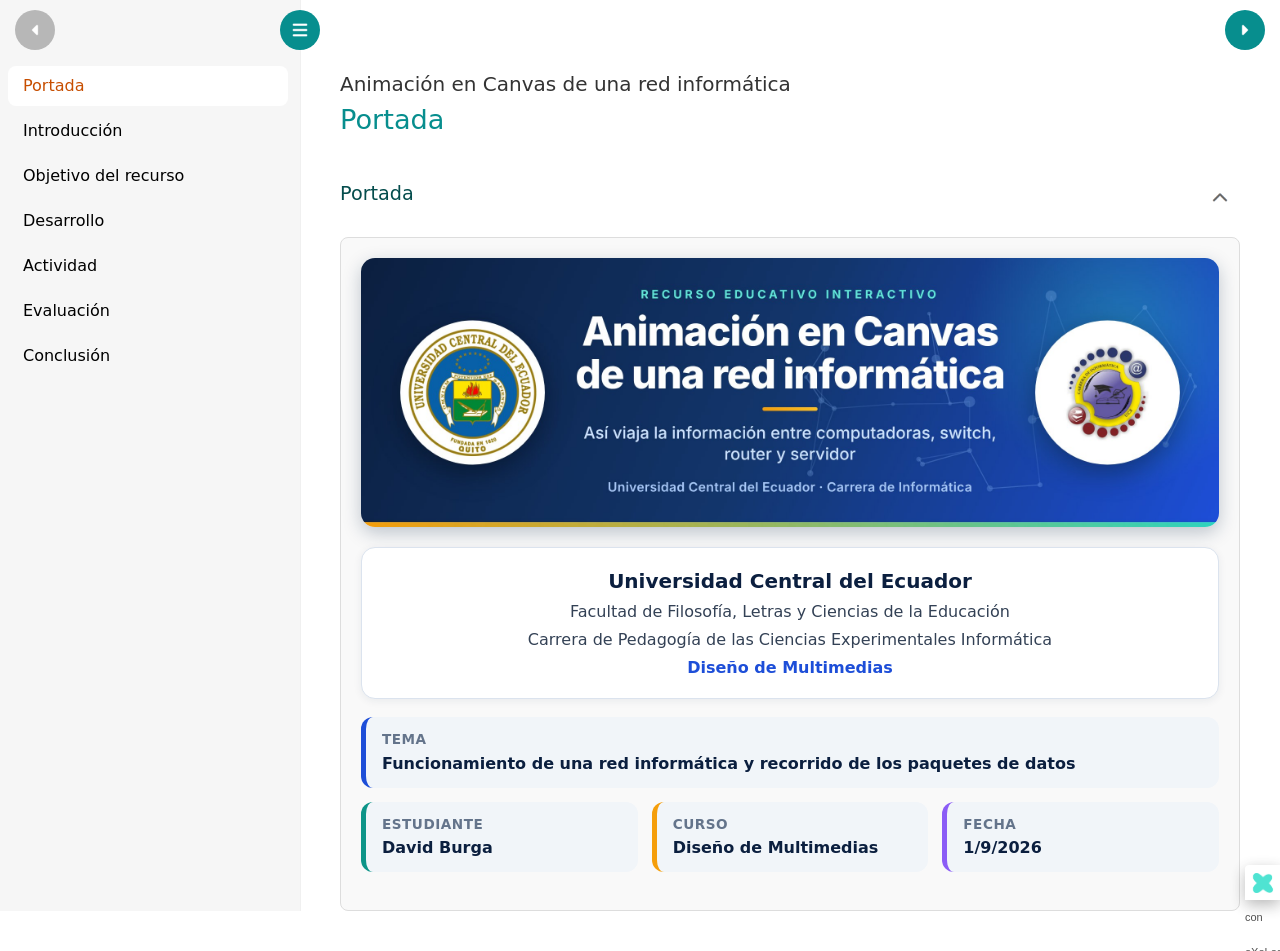
<file: index.html>
<!DOCTYPE html>
<html lang="es" id="exe-index">
<head>
<meta charset="utf-8">
<meta name="generator" content="eXeLearning v4.0.6">
<meta name="viewport" content="width=device-width, initial-scale=1">
<meta name="exe-pass-score" content="5">
<title>Animación en Canvas de una red informática</title>
<link rel="icon" type="image/x-icon" href="libs/favicon.ico">
<meta name="description" content="Recurso educativo sobre el funcionamiento de una red informática con una animación en Canvas.">
<script>document.querySelector("html").classList.add("js");</script><script src="libs/jquery/jquery.min.js"> </script><script src="libs/common_i18n.js"> </script><script src="libs/common.js"> </script><script src="libs/exe_export.js"> </script><script src="libs/bootstrap/bootstrap.bundle.min.js"> </script><link rel="stylesheet" href="libs/bootstrap/bootstrap.min.css">
<script src="idevices/text/text.js"></script><link rel="stylesheet" href="idevices/text/text.css">
<link rel="stylesheet" href="content/css/base.css"><script src="theme/style.js"> </script><link rel="stylesheet" href="theme/style.css">
</head>
<body class="exe-export exe-web-site">
<script>document.body.className+=" js"</script>
<div class="exe-content exe-export pre-js siteNav-hidden"><a href="#20261030215500E343AE" id="skipNav">Skip to content</a> <nav id="siteNav">
<ul>
<li class="active"> <a href="index.html" class="active main-node no-ch">Portada</a>
</li>
<li> <a href="html/introduccion.html" class="no-ch">Introducción</a>
</li>
<li> <a href="html/objetivo-del-recurso.html" class="no-ch">Objetivo del recurso</a>
</li>
<li> <a href="html/desarrollo.html" class="no-ch">Desarrollo</a>
</li>
<li> <a href="html/actividad.html" class="no-ch">Actividad</a>
</li>
<li> <a href="html/evaluacion.html" class="no-ch">Evaluación</a>
</li>
<li> <a href="html/conclusion.html" class="no-ch">Conclusión</a>
</li>
</ul>
</nav><main id="20261030215500E343AE" class="page"> 
<header class="main-header">
<div class="package-header"><p class="package-title">Animación en Canvas de una red informática</p></div>
<div class="page-header"><h1 class="page-title">Portada</h1></div>
</header><div id="page-content-20261030215500E343AE" class="page-content">
<article id="20261030215500B61644" class="box">
<header class="box-head no-icon">
<h1 class="box-title">Portada</h1>
<button class="box-toggle box-toggle-on" title="Toggle content">
<span>Toggle content</span>
</button></header>
<div class="box-content">
<div id="20261030215500EBDD45" class="idevice_node text" data-idevice-path="idevices/text/" data-idevice-type="text" data-idevice-component-type="json" data-idevice-json-data="{&quot;ideviceId&quot;:&quot;20261030215500EBDD45&quot;}">
<div class="exe-text-template">
<p style="margin:0 0 20px"><img src="content/resources/banners/banner_portada.jpg" alt="Portada: Animación en Canvas de una red informática, con los escudos de la Universidad Central del Ecuador y de la Carrera de Informática" style="width:100%;height:auto;display:block;border-radius:14px;box-shadow:0 6px 18px rgba(15,42,74,.25)"></p><div style="background:#fff;border:1px solid #dbe3ee;border-radius:14px;padding:18px 22px;margin:0 0 18px;box-shadow:0 2px 8px rgba(15,42,74,.07);text-align:center"><p style="margin:0;font-size:1.25em;font-weight:800;color:#0b1f3f">Universidad Central del Ecuador</p><p style="margin:4px 0 0;color:#334155">Facultad de Filosofía, Letras y Ciencias de la Educación</p><p style="margin:4px 0 0;color:#334155">Carrera de Pedagogía de las Ciencias Experimentales Informática</p><p style="margin:4px 0 0;font-weight:700;color:#1d4ed8">Diseño de Multimedias</p></div><div style="display:grid;grid-template-columns:repeat(auto-fit,minmax(230px,1fr));gap:14px;margin:0 0 18px"><div style="grid-column:1/-1;background:#f1f5f9;border-radius:12px;padding:12px 16px;border-left:5px solid #1d4ed8"><p style="margin:0;font-size:.85em;font-weight:700;color:#64748b;letter-spacing:.5px">TEMA</p><p style="margin:2px 0 0;font-weight:700;color:#0b1f3f">Funcionamiento de una red informática y recorrido de los paquetes de datos</p></div><div style="background:#f1f5f9;border-radius:12px;padding:12px 16px;border-left:5px solid #0d9488"><p style="margin:0;font-size:.85em;font-weight:700;color:#64748b;letter-spacing:.5px">ESTUDIANTE</p><p style="margin:2px 0 0;font-weight:700;color:#0b1f3f">David Burga</p></div><div style="background:#f1f5f9;border-radius:12px;padding:12px 16px;border-left:5px solid #f59e0b"><p style="margin:0;font-size:.85em;font-weight:700;color:#64748b;letter-spacing:.5px">CURSO</p><p style="margin:2px 0 0;font-weight:700;color:#0b1f3f">Diseño de Multimedias</p></div><div style="background:#f1f5f9;border-radius:12px;padding:12px 16px;border-left:5px solid #8b5cf6"><p style="margin:0;font-size:.85em;font-weight:700;color:#64748b;letter-spacing:.5px">FECHA</p><p style="margin:2px 0 0;font-weight:700;color:#0b1f3f">1/9/2026</p></div></div>
</div>
</div>
</div>
</article>
</div></main><div class="nav-buttons">
<span class="nav-button nav-button-left" aria-hidden="true"><span>Anterior</span></span>
<a href="html/introduccion.html" title="Siguiente" class="nav-button nav-button-right"><span>Siguiente</span></a>
</div>
<footer id="siteFooter" class="siteFooter-empty"><div id="siteFooterContent"></div></footer>
</div>
<p id="made-with-eXe"> <a href="https://exelearning.net/" target="_blank" rel="noopener"> <span>Creado con eXeLearning <span>(Ventana nueva)</span></span></a></p>
</body>
</html>
</file>
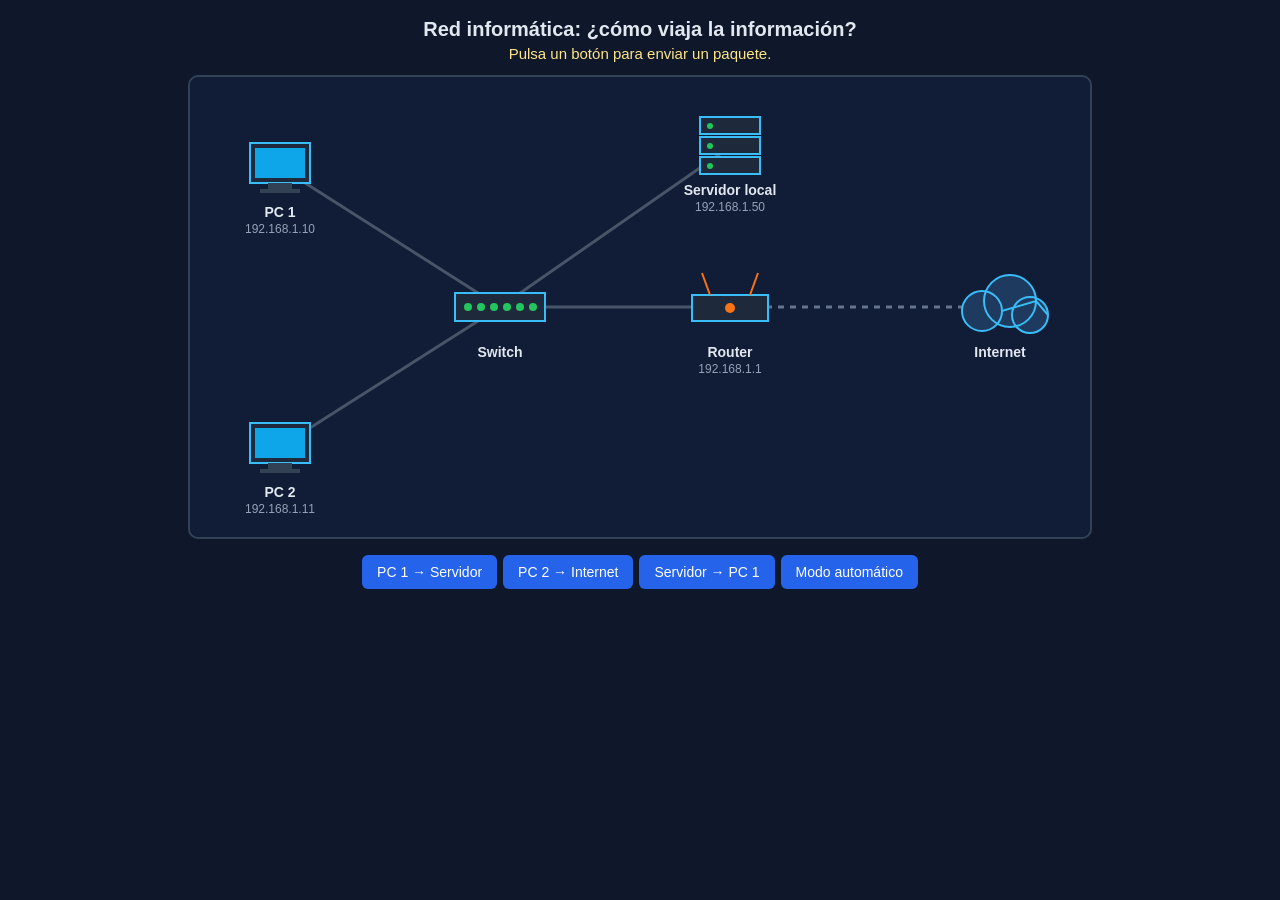
<file: content/resources/animacion/index.html>
<!DOCTYPE html>
<html lang="es">
<head>
  <meta charset="UTF-8">
  <meta name="viewport" content="width=device-width, initial-scale=1">
  <title>Animación de una red informática</title>
  <!-- Los estilos están en estilos.css y la lógica de la animación en script.js -->
  <link rel="stylesheet" href="estilos.css">
</head>
<body>
  <h1 id="titulo">Red informática: ¿cómo viaja la información?</h1>
  <p id="mensaje">Pulsa un botón para enviar un paquete.</p>

  <!-- Lienzo donde script.js dibuja la animación -->
  <canvas id="lienzo" width="900" height="460">
    Tu navegador no admite la etiqueta canvas.
  </canvas>

  <!-- Los botones se crean desde script.js (ver CONFIG.envios) -->
  <div id="botones"></div>

  <script src="script.js"></script>
</body>
</html>
</file>
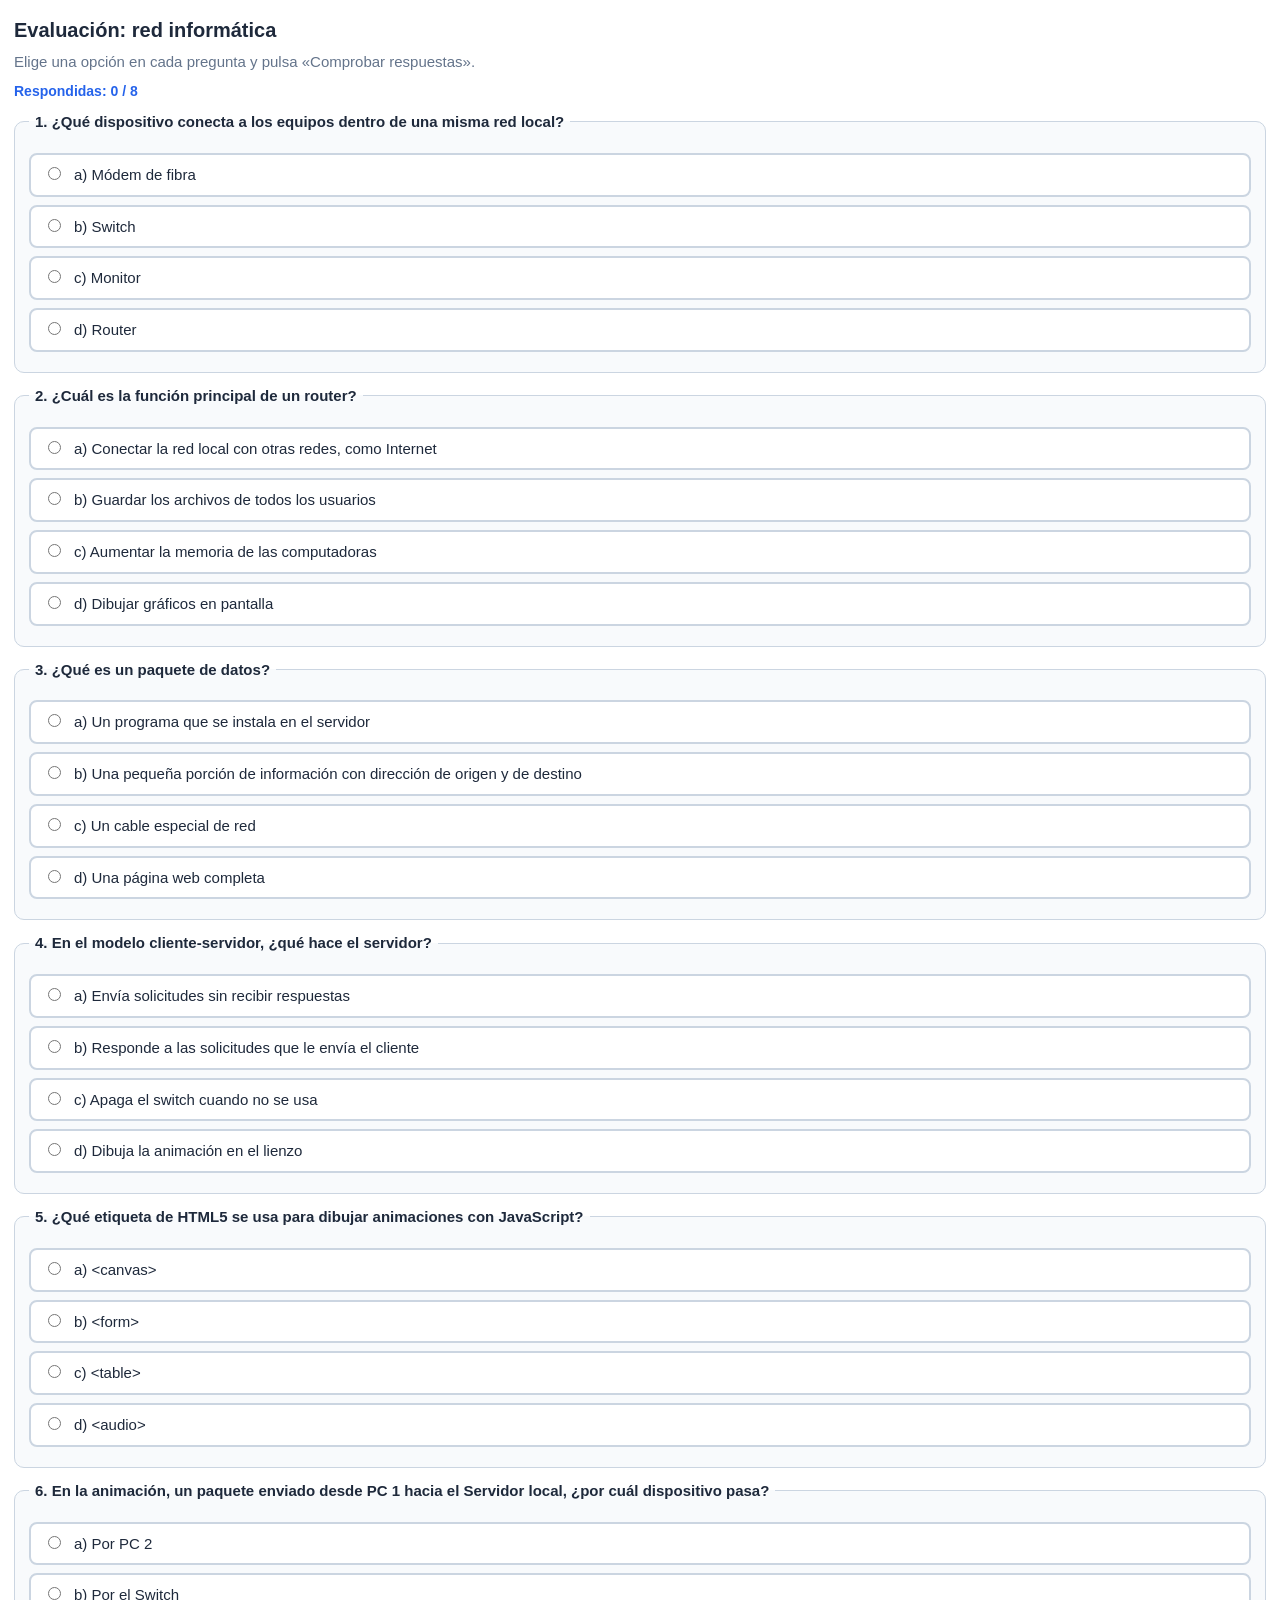
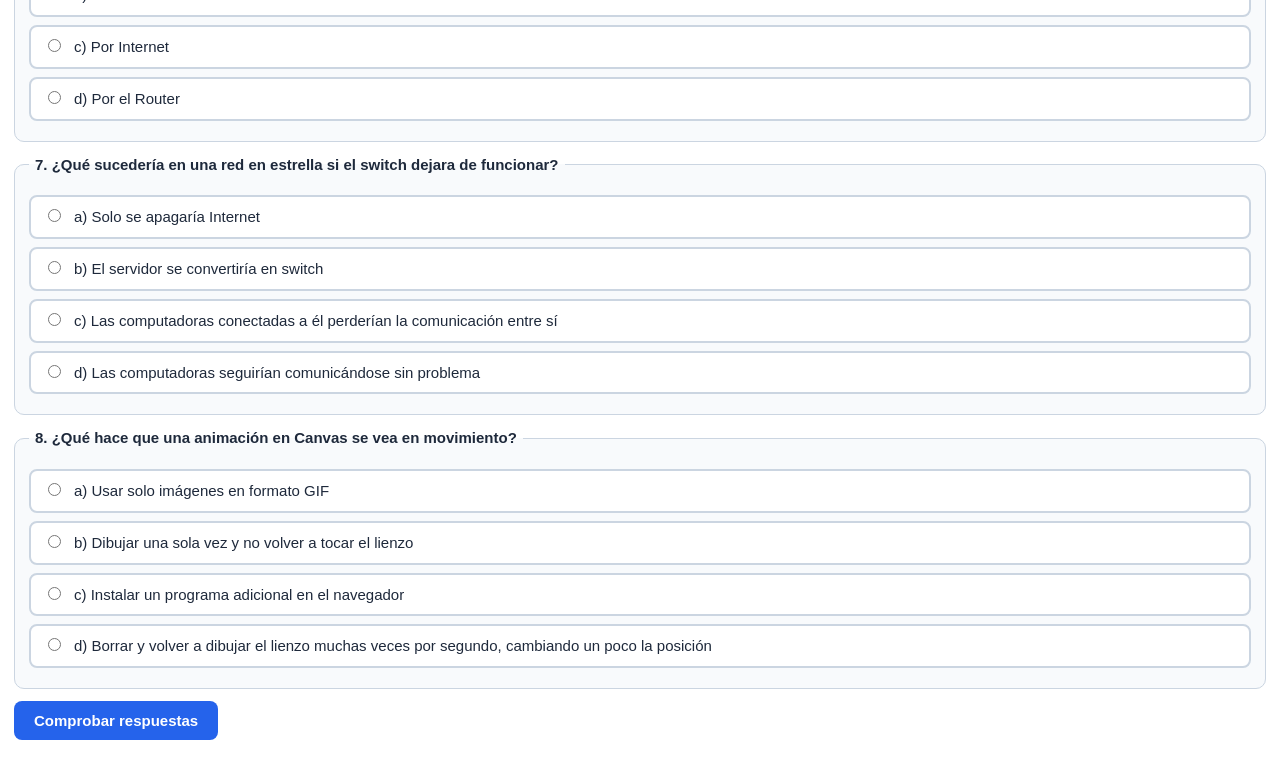
<file: content/resources/evaluacion/index.html>
<!DOCTYPE html>
<html lang="es">
<head>
  <meta charset="UTF-8">
  <meta name="viewport" content="width=device-width, initial-scale=1">
  <title>Evaluación: red informática</title>
  <link rel="stylesheet" href="estilos.css">
</head>
<body>
  <header>
    <h1 id="titulo"></h1>
    <p id="instrucciones"></p>
    <div id="progreso" aria-live="polite"></div>
  </header>

  <!-- Las preguntas se crean desde script.js (ver CONFIG.preguntas) -->
  <form id="cuestionario" autocomplete="off"></form>

  <div id="acciones">
    <button type="button" id="btnComprobar"></button>
    <button type="button" id="btnReintentar" hidden></button>
  </div>

  <section id="resultado" aria-live="polite" hidden></section>

  <script src="script.js"></script>
</body>
</html>
</file>
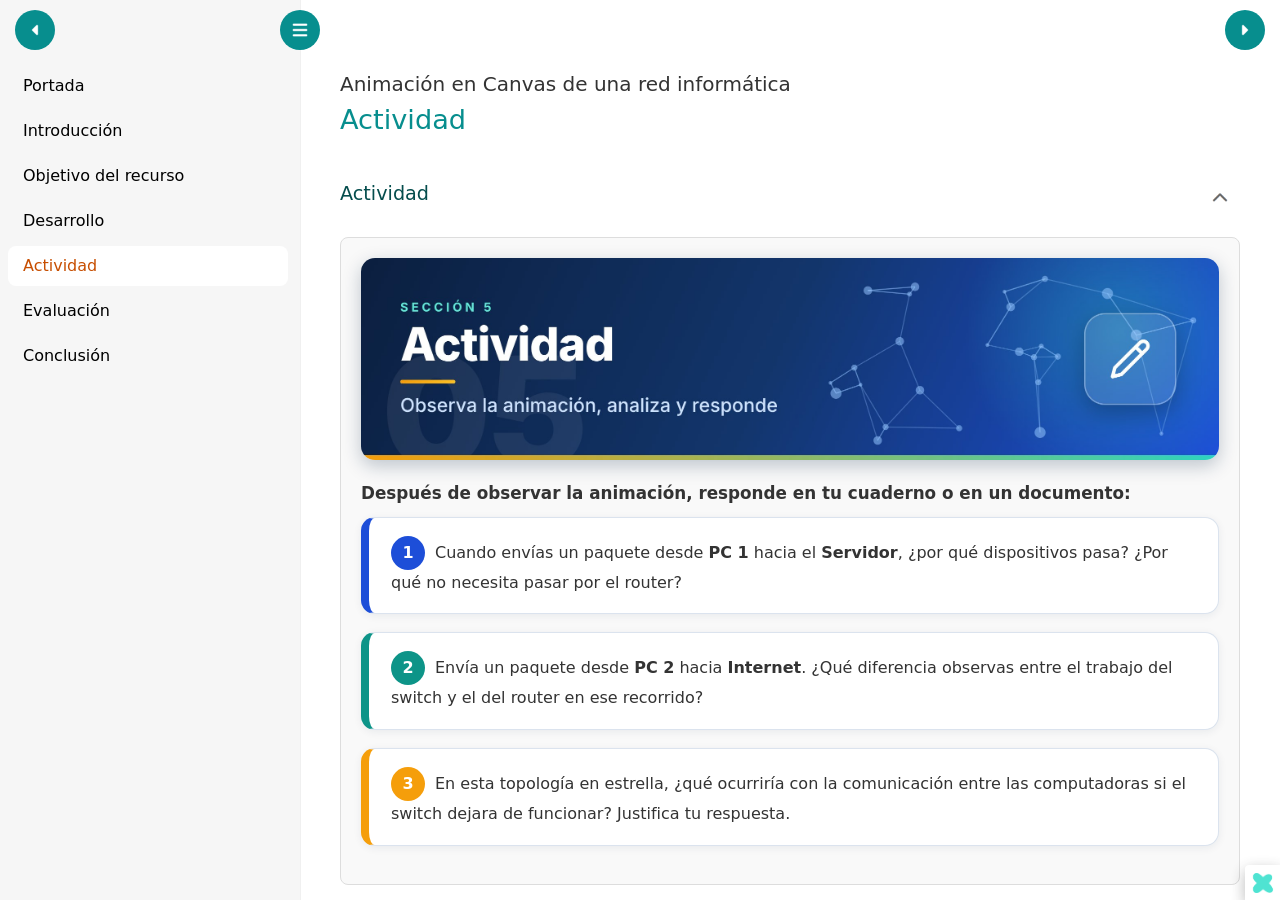
<file: html/actividad.html>
<!DOCTYPE html>
<html lang="es" id="exe-202610302155002C5427">
<head>
<meta charset="utf-8">
<meta name="generator" content="eXeLearning v4.0.6">
<meta name="viewport" content="width=device-width, initial-scale=1">
<meta name="exe-pass-score" content="5">
<title>Actividad | Animación en Canvas de una red informática</title>
<link rel="icon" type="image/x-icon" href="../libs/favicon.ico">
<meta name="description" content="Recurso educativo sobre el funcionamiento de una red informática con una animación en Canvas.">
<script>document.querySelector("html").classList.add("js");</script><script src="../libs/jquery/jquery.min.js"> </script><script src="../libs/common_i18n.js"> </script><script src="../libs/common.js"> </script><script src="../libs/exe_export.js"> </script><script src="../libs/bootstrap/bootstrap.bundle.min.js"> </script><link rel="stylesheet" href="../libs/bootstrap/bootstrap.min.css">
<script src="../idevices/text/text.js"></script><link rel="stylesheet" href="../idevices/text/text.css">
<link rel="stylesheet" href="../content/css/base.css"><script src="../theme/style.js"> </script><link rel="stylesheet" href="../theme/style.css">
</head>
<body class="exe-export exe-web-site">
<script>document.body.className+=" js"</script>
<div class="exe-content exe-export pre-js siteNav-hidden"><a href="#202610302155002C5427" id="skipNav">Skip to content</a> <nav id="siteNav">
<ul>
<li> <a href="../index.html" class="main-node no-ch">Portada</a>
</li>
<li> <a href="../html/introduccion.html" class="no-ch">Introducción</a>
</li>
<li> <a href="../html/objetivo-del-recurso.html" class="no-ch">Objetivo del recurso</a>
</li>
<li> <a href="../html/desarrollo.html" class="no-ch">Desarrollo</a>
</li>
<li class="active"> <a href="../html/actividad.html" class="active no-ch">Actividad</a>
</li>
<li> <a href="../html/evaluacion.html" class="no-ch">Evaluación</a>
</li>
<li> <a href="../html/conclusion.html" class="no-ch">Conclusión</a>
</li>
</ul>
</nav><main id="202610302155002C5427" class="page"> 
<header class="main-header">
<div class="package-header"><p class="package-title">Animación en Canvas de una red informática</p></div>
<div class="page-header"><h1 class="page-title">Actividad</h1></div>
</header><div id="page-content-202610302155002C5427" class="page-content">
<article id="202610302155000AAD90" class="box">
<header class="box-head no-icon">
<h1 class="box-title">Actividad</h1>
<button class="box-toggle box-toggle-on" title="Toggle content">
<span>Toggle content</span>
</button></header>
<div class="box-content">
<div id="20261030215500E7B012" class="idevice_node text" data-idevice-path="../idevices/text/" data-idevice-type="text" data-idevice-component-type="json" data-idevice-json-data="{&quot;ideviceId&quot;:&quot;20261030215500E7B012&quot;}">
<div class="exe-text-template">
<p style="margin:0 0 20px"><img src="../content/resources/banners/banner_actividad.jpg" alt="Actividad" style="width:100%;height:auto;display:block;border-radius:14px;box-shadow:0 6px 18px rgba(15,42,74,.25)"></p><p style="margin:0 0 10px;line-height:1.6;font-size:1.05em"><strong>Después de observar la animación, responde en tu cuaderno o en un documento:</strong></p><div style="background:#fff;border:1px solid #dbe3ee;border-radius:14px;padding:18px 22px;margin:0 0 18px;box-shadow:0 2px 8px rgba(15,42,74,.07);border-left:8px solid #1d4ed8"><p style="margin:0;line-height:1.6"><span style="display:inline-block;width:34px;height:34px;line-height:34px;text-align:center;border-radius:50%;background:#1d4ed8;color:#fff;font-weight:800;margin-right:10px;vertical-align:middle">1</span>Cuando envías un paquete desde <strong>PC 1</strong> hacia el <strong>Servidor</strong>, ¿por qué dispositivos pasa? ¿Por qué no necesita pasar por el router?</p></div><div style="background:#fff;border:1px solid #dbe3ee;border-radius:14px;padding:18px 22px;margin:0 0 18px;box-shadow:0 2px 8px rgba(15,42,74,.07);border-left:8px solid #0d9488"><p style="margin:0;line-height:1.6"><span style="display:inline-block;width:34px;height:34px;line-height:34px;text-align:center;border-radius:50%;background:#0d9488;color:#fff;font-weight:800;margin-right:10px;vertical-align:middle">2</span>Envía un paquete desde <strong>PC 2</strong> hacia <strong>Internet</strong>. ¿Qué diferencia observas entre el trabajo del switch y el del router en ese recorrido?</p></div><div style="background:#fff;border:1px solid #dbe3ee;border-radius:14px;padding:18px 22px;margin:0 0 18px;box-shadow:0 2px 8px rgba(15,42,74,.07);border-left:8px solid #f59e0b"><p style="margin:0;line-height:1.6"><span style="display:inline-block;width:34px;height:34px;line-height:34px;text-align:center;border-radius:50%;background:#f59e0b;color:#fff;font-weight:800;margin-right:10px;vertical-align:middle">3</span>En esta topología en estrella, ¿qué ocurriría con la comunicación entre las computadoras si el switch dejara de funcionar? Justifica tu respuesta.</p></div>
</div>
</div>
</div>
</article>
</div></main><div class="nav-buttons">
<a href="../html/desarrollo.html" title="Anterior" class="nav-button nav-button-left"><span>Anterior</span></a>
<a href="../html/evaluacion.html" title="Siguiente" class="nav-button nav-button-right"><span>Siguiente</span></a>
</div>
<footer id="siteFooter" class="siteFooter-empty"><div id="siteFooterContent"></div></footer>
</div>
<p id="made-with-eXe"> <a href="https://exelearning.net/" target="_blank" rel="noopener"> <span>Creado con eXeLearning <span>(Ventana nueva)</span></span></a></p>
</body>
</html>
</file>
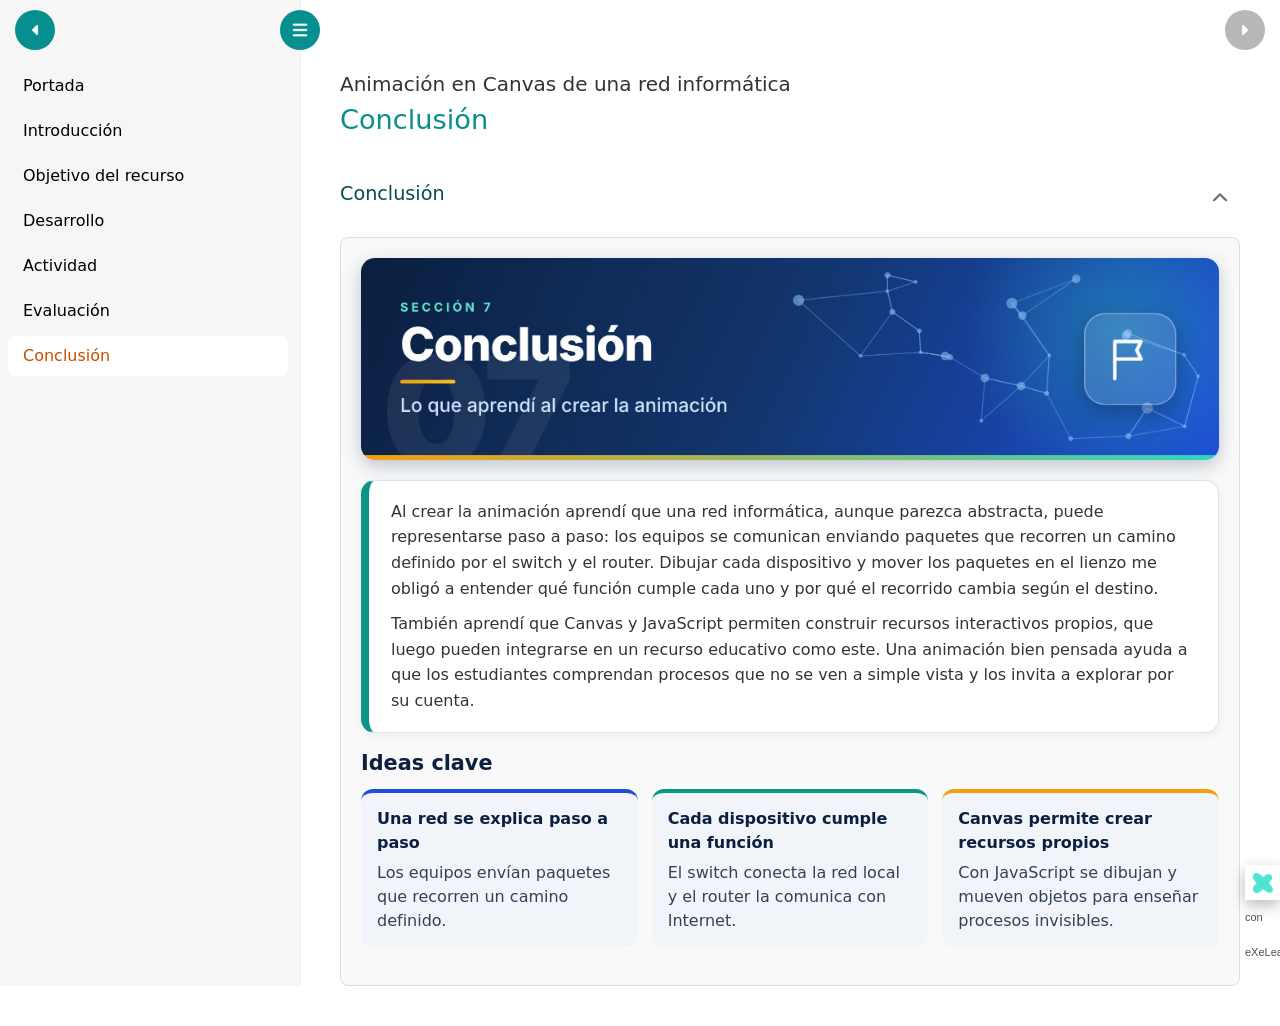
<file: html/conclusion.html>
<!DOCTYPE html>
<html lang="es" id="exe-202610302155006A9987">
<head>
<meta charset="utf-8">
<meta name="generator" content="eXeLearning v4.0.6">
<meta name="viewport" content="width=device-width, initial-scale=1">
<meta name="exe-pass-score" content="5">
<title>Conclusión | Animación en Canvas de una red informática</title>
<link rel="icon" type="image/x-icon" href="../libs/favicon.ico">
<meta name="description" content="Recurso educativo sobre el funcionamiento de una red informática con una animación en Canvas.">
<script>document.querySelector("html").classList.add("js");</script><script src="../libs/jquery/jquery.min.js"> </script><script src="../libs/common_i18n.js"> </script><script src="../libs/common.js"> </script><script src="../libs/exe_export.js"> </script><script src="../libs/bootstrap/bootstrap.bundle.min.js"> </script><link rel="stylesheet" href="../libs/bootstrap/bootstrap.min.css">
<script src="../idevices/text/text.js"></script><link rel="stylesheet" href="../idevices/text/text.css">
<link rel="stylesheet" href="../content/css/base.css"><script src="../theme/style.js"> </script><link rel="stylesheet" href="../theme/style.css">
</head>
<body class="exe-export exe-web-site">
<script>document.body.className+=" js"</script>
<div class="exe-content exe-export pre-js siteNav-hidden"><a href="#202610302155006A9987" id="skipNav">Skip to content</a> <nav id="siteNav">
<ul>
<li> <a href="../index.html" class="main-node no-ch">Portada</a>
</li>
<li> <a href="../html/introduccion.html" class="no-ch">Introducción</a>
</li>
<li> <a href="../html/objetivo-del-recurso.html" class="no-ch">Objetivo del recurso</a>
</li>
<li> <a href="../html/desarrollo.html" class="no-ch">Desarrollo</a>
</li>
<li> <a href="../html/actividad.html" class="no-ch">Actividad</a>
</li>
<li> <a href="../html/evaluacion.html" class="no-ch">Evaluación</a>
</li>
<li class="active"> <a href="../html/conclusion.html" class="active no-ch">Conclusión</a>
</li>
</ul>
</nav><main id="202610302155006A9987" class="page"> 
<header class="main-header">
<div class="package-header"><p class="package-title">Animación en Canvas de una red informática</p></div>
<div class="page-header"><h1 class="page-title">Conclusión</h1></div>
</header><div id="page-content-202610302155006A9987" class="page-content">
<article id="20261030215500ABD248" class="box">
<header class="box-head no-icon">
<h1 class="box-title">Conclusión</h1>
<button class="box-toggle box-toggle-on" title="Toggle content">
<span>Toggle content</span>
</button></header>
<div class="box-content">
<div id="20261030215500349E0C" class="idevice_node text" data-idevice-path="../idevices/text/" data-idevice-type="text" data-idevice-component-type="json" data-idevice-json-data="{&quot;ideviceId&quot;:&quot;20261030215500349E0C&quot;}">
<div class="exe-text-template">
<p style="margin:0 0 20px"><img src="../content/resources/banners/banner_conclusion.jpg" alt="Conclusión" style="width:100%;height:auto;display:block;border-radius:14px;box-shadow:0 6px 18px rgba(15,42,74,.25)"></p><div style="background:#fff;border:1px solid #dbe3ee;border-radius:14px;padding:18px 22px;margin:0 0 18px;box-shadow:0 2px 8px rgba(15,42,74,.07);border-left:8px solid #0d9488"><p style="margin:0 0 10px;line-height:1.6">Al crear la animación aprendí que una red informática, aunque parezca abstracta, puede representarse paso a paso: los equipos se comunican enviando paquetes que recorren un camino definido por el switch y el router. Dibujar cada dispositivo y mover los paquetes en el lienzo me obligó a entender qué función cumple cada uno y por qué el recorrido cambia según el destino.</p><p style="margin:0;line-height:1.6">También aprendí que Canvas y JavaScript permiten construir recursos interactivos propios, que luego pueden integrarse en un recurso educativo como este. Una animación bien pensada ayuda a que los estudiantes comprendan procesos que no se ven a simple vista y los invita a explorar por su cuenta.</p></div><h3 style="margin:0 0 12px;color:#0b1f3f;font-size:1.3em;font-weight:800;line-height:1.25">Ideas clave</h3><div style="display:grid;grid-template-columns:repeat(auto-fit,minmax(230px,1fr));gap:14px;margin:0 0 18px"><div style="background:#f1f5f9;border-radius:12px;padding:14px 16px;border-top:4px solid #1d4ed8"><p style="margin:0 0 6px;font-weight:800;color:#0b1f3f">Una red se explica paso a paso</p><p style="margin:0;line-height:1.5;color:#334155">Los equipos envían paquetes que recorren un camino definido.</p></div><div style="background:#f1f5f9;border-radius:12px;padding:14px 16px;border-top:4px solid #0d9488"><p style="margin:0 0 6px;font-weight:800;color:#0b1f3f">Cada dispositivo cumple una función</p><p style="margin:0;line-height:1.5;color:#334155">El switch conecta la red local y el router la comunica con Internet.</p></div><div style="background:#f1f5f9;border-radius:12px;padding:14px 16px;border-top:4px solid #f59e0b"><p style="margin:0 0 6px;font-weight:800;color:#0b1f3f">Canvas permite crear recursos propios</p><p style="margin:0;line-height:1.5;color:#334155">Con JavaScript se dibujan y mueven objetos para enseñar procesos invisibles.</p></div></div>
</div>
</div>
</div>
</article>
</div></main><div class="nav-buttons">
<a href="../html/evaluacion.html" title="Anterior" class="nav-button nav-button-left"><span>Anterior</span></a>
<span class="nav-button nav-button-right" aria-hidden="true"><span>Siguiente</span></span>
</div>
<footer id="siteFooter" class="siteFooter-empty"><div id="siteFooterContent"></div></footer>
</div>
<p id="made-with-eXe"> <a href="https://exelearning.net/" target="_blank" rel="noopener"> <span>Creado con eXeLearning <span>(Ventana nueva)</span></span></a></p>
</body>
</html>
</file>
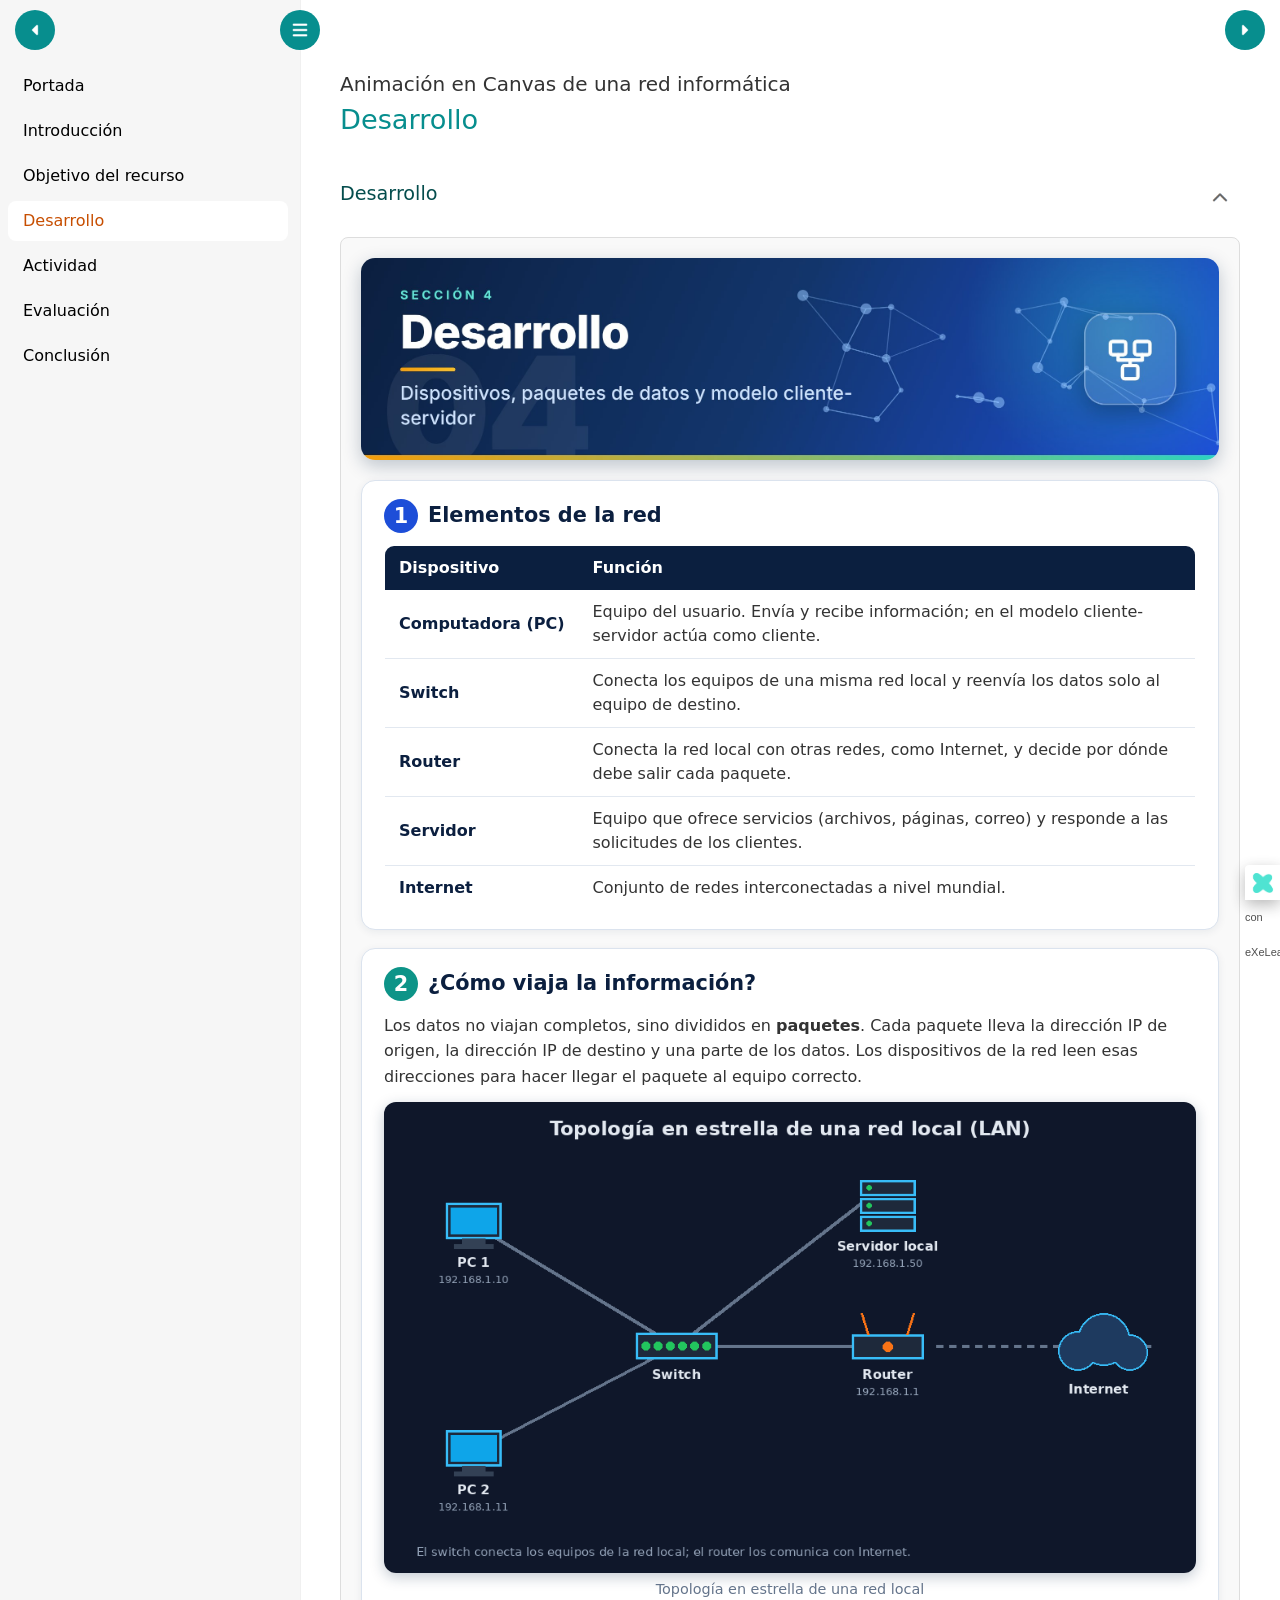
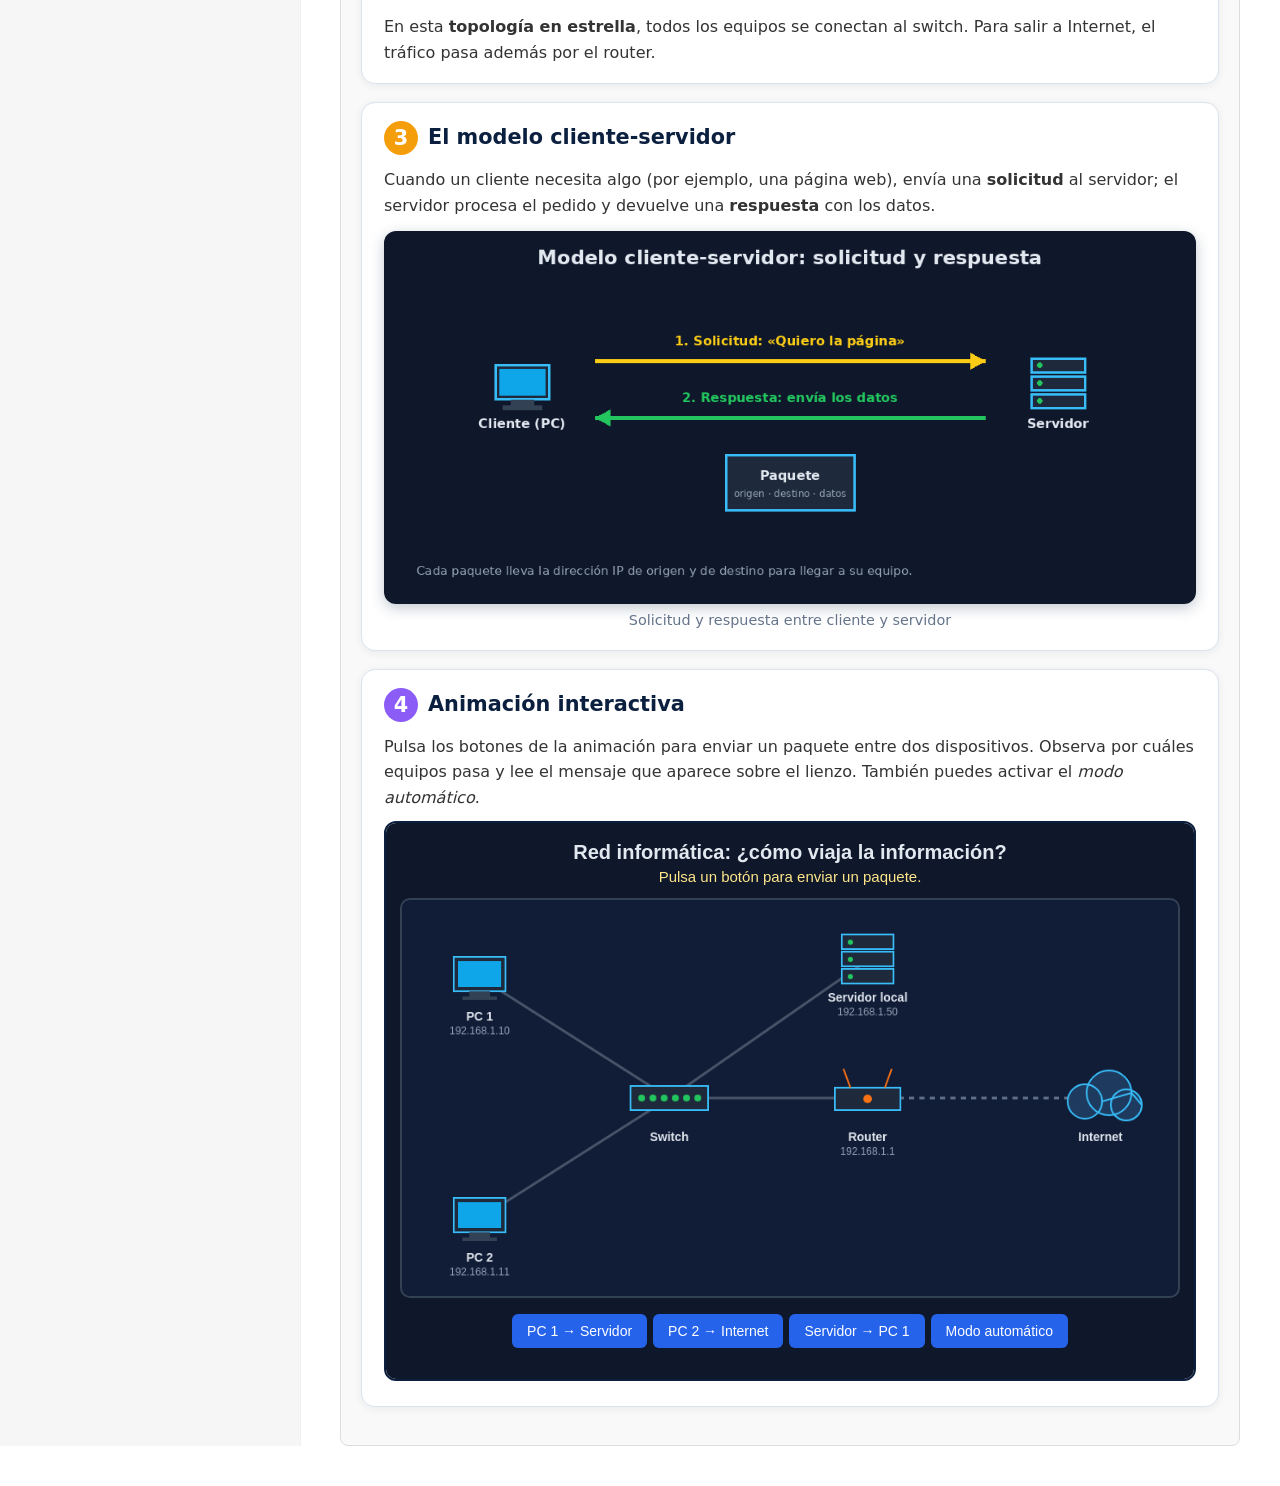
<file: html/desarrollo.html>
<!DOCTYPE html>
<html lang="es" id="exe-202610302155003B30AC">
<head>
<meta charset="utf-8">
<meta name="generator" content="eXeLearning v4.0.6">
<meta name="viewport" content="width=device-width, initial-scale=1">
<meta name="exe-pass-score" content="5">
<title>Desarrollo | Animación en Canvas de una red informática</title>
<link rel="icon" type="image/x-icon" href="../libs/favicon.ico">
<meta name="description" content="Recurso educativo sobre el funcionamiento de una red informática con una animación en Canvas.">
<script>document.querySelector("html").classList.add("js");</script><script src="../libs/jquery/jquery.min.js"> </script><script src="../libs/common_i18n.js"> </script><script src="../libs/common.js"> </script><script src="../libs/exe_export.js"> </script><script src="../libs/bootstrap/bootstrap.bundle.min.js"> </script><link rel="stylesheet" href="../libs/bootstrap/bootstrap.min.css">
<script src="../idevices/text/text.js"></script><link rel="stylesheet" href="../idevices/text/text.css">
<link rel="stylesheet" href="../content/css/base.css"><script src="../theme/style.js"> </script><link rel="stylesheet" href="../theme/style.css">
</head>
<body class="exe-export exe-web-site">
<script>document.body.className+=" js"</script>
<div class="exe-content exe-export pre-js siteNav-hidden"><a href="#202610302155003B30AC" id="skipNav">Skip to content</a> <nav id="siteNav">
<ul>
<li> <a href="../index.html" class="main-node no-ch">Portada</a>
</li>
<li> <a href="../html/introduccion.html" class="no-ch">Introducción</a>
</li>
<li> <a href="../html/objetivo-del-recurso.html" class="no-ch">Objetivo del recurso</a>
</li>
<li class="active"> <a href="../html/desarrollo.html" class="active no-ch">Desarrollo</a>
</li>
<li> <a href="../html/actividad.html" class="no-ch">Actividad</a>
</li>
<li> <a href="../html/evaluacion.html" class="no-ch">Evaluación</a>
</li>
<li> <a href="../html/conclusion.html" class="no-ch">Conclusión</a>
</li>
</ul>
</nav><main id="202610302155003B30AC" class="page"> 
<header class="main-header">
<div class="package-header"><p class="package-title">Animación en Canvas de una red informática</p></div>
<div class="page-header"><h1 class="page-title">Desarrollo</h1></div>
</header><div id="page-content-202610302155003B30AC" class="page-content">
<article id="202610302155002D4749" class="box">
<header class="box-head no-icon">
<h1 class="box-title">Desarrollo</h1>
<button class="box-toggle box-toggle-on" title="Toggle content">
<span>Toggle content</span>
</button></header>
<div class="box-content">
<div id="20261030215500210155" class="idevice_node text" data-idevice-path="../idevices/text/" data-idevice-type="text" data-idevice-component-type="json" data-idevice-json-data="{&quot;ideviceId&quot;:&quot;20261030215500210155&quot;}">
<div class="exe-text-template">
<p style="margin:0 0 20px"><img src="../content/resources/banners/banner_desarrollo.jpg" alt="Desarrollo" style="width:100%;height:auto;display:block;border-radius:14px;box-shadow:0 6px 18px rgba(15,42,74,.25)"></p><div style="background:#fff;border:1px solid #dbe3ee;border-radius:14px;padding:18px 22px;margin:0 0 18px;box-shadow:0 2px 8px rgba(15,42,74,.07)"><h3 style="margin:0 0 12px;color:#0b1f3f;font-size:1.3em;font-weight:800;line-height:1.25"><span style="display:inline-block;width:34px;height:34px;line-height:34px;text-align:center;border-radius:50%;background:#1d4ed8;color:#fff;font-weight:800;margin-right:10px;vertical-align:middle">1</span>Elementos de la red</h3><table style="width:100%;border-collapse:collapse;border:1px solid #dbe3ee;border-radius:10px;overflow:hidden"><tr style="background:#0b1f3f;color:#fff"><th style="padding:10px 14px;text-align:left">Dispositivo</th><th style="padding:10px 14px;text-align:left">Función</th></tr><tr><td style="padding:10px 14px;border-bottom:1px solid #e2e8f0;font-weight:800;color:#0b1f3f;white-space:nowrap">Computadora (PC)</td><td style="padding:10px 14px;border-bottom:1px solid #e2e8f0">Equipo del usuario. Envía y recibe información; en el modelo cliente-servidor actúa como cliente.</td></tr><tr><td style="padding:10px 14px;border-bottom:1px solid #e2e8f0;font-weight:800;color:#0b1f3f;white-space:nowrap">Switch</td><td style="padding:10px 14px;border-bottom:1px solid #e2e8f0">Conecta los equipos de una misma red local y reenvía los datos solo al equipo de destino.</td></tr><tr><td style="padding:10px 14px;border-bottom:1px solid #e2e8f0;font-weight:800;color:#0b1f3f;white-space:nowrap">Router</td><td style="padding:10px 14px;border-bottom:1px solid #e2e8f0">Conecta la red local con otras redes, como Internet, y decide por dónde debe salir cada paquete.</td></tr><tr><td style="padding:10px 14px;border-bottom:1px solid #e2e8f0;font-weight:800;color:#0b1f3f;white-space:nowrap">Servidor</td><td style="padding:10px 14px;border-bottom:1px solid #e2e8f0">Equipo que ofrece servicios (archivos, páginas, correo) y responde a las solicitudes de los clientes.</td></tr><tr><td style="padding:10px 14px;border-bottom:1px solid #e2e8f0;font-weight:800;color:#0b1f3f;white-space:nowrap">Internet</td><td style="padding:10px 14px;border-bottom:1px solid #e2e8f0">Conjunto de redes interconectadas a nivel mundial.</td></tr></table></div><div style="background:#fff;border:1px solid #dbe3ee;border-radius:14px;padding:18px 22px;margin:0 0 18px;box-shadow:0 2px 8px rgba(15,42,74,.07)"><h3 style="margin:0 0 12px;color:#0b1f3f;font-size:1.3em;font-weight:800;line-height:1.25"><span style="display:inline-block;width:34px;height:34px;line-height:34px;text-align:center;border-radius:50%;background:#0d9488;color:#fff;font-weight:800;margin-right:10px;vertical-align:middle">2</span>¿Cómo viaja la información?</h3><p style="margin:0 0 10px;line-height:1.6">Los datos no viajan completos, sino divididos en <strong>paquetes</strong>. Cada paquete lleva la dirección IP de origen, la dirección IP de destino y una parte de los datos. Los dispositivos de la red leen esas direcciones para hacer llegar el paquete al equipo correcto.</p><figure style="margin:12px 0 0;text-align:center"><img src="../content/resources/20261030215500210155/topologia_estrella.png" alt="Diagrama de una red local con topología en estrella: dos PC, un switch, un router, un servidor e Internet" style="max-width:100%;height:auto;border-radius:12px;box-shadow:0 4px 14px rgba(15,42,74,.25)"><figcaption style="margin-top:6px;font-size:.9em;color:#64748b">Topología en estrella de una red local</figcaption></figure><p style="margin:14px 0 0;line-height:1.6">En esta <strong>topología en estrella</strong>, todos los equipos se conectan al switch. Para salir a Internet, el tráfico pasa además por el router.</p></div><div style="background:#fff;border:1px solid #dbe3ee;border-radius:14px;padding:18px 22px;margin:0 0 18px;box-shadow:0 2px 8px rgba(15,42,74,.07)"><h3 style="margin:0 0 12px;color:#0b1f3f;font-size:1.3em;font-weight:800;line-height:1.25"><span style="display:inline-block;width:34px;height:34px;line-height:34px;text-align:center;border-radius:50%;background:#f59e0b;color:#fff;font-weight:800;margin-right:10px;vertical-align:middle">3</span>El modelo cliente-servidor</h3><p style="margin:0 0 10px;line-height:1.6">Cuando un cliente necesita algo (por ejemplo, una página web), envía una <strong>solicitud</strong> al servidor; el servidor procesa el pedido y devuelve una <strong>respuesta</strong> con los datos.</p><figure style="margin:12px 0 0;text-align:center"><img src="../content/resources/20261030215500210155/cliente_servidor.png" alt="Esquema de solicitud y respuesta entre un cliente y un servidor" style="max-width:100%;height:auto;border-radius:12px;box-shadow:0 4px 14px rgba(15,42,74,.25)"><figcaption style="margin-top:6px;font-size:.9em;color:#64748b">Solicitud y respuesta entre cliente y servidor</figcaption></figure></div><div style="background:#fff;border:1px solid #dbe3ee;border-radius:14px;padding:18px 22px;margin:0 0 18px;box-shadow:0 2px 8px rgba(15,42,74,.07)"><h3 style="margin:0 0 12px;color:#0b1f3f;font-size:1.3em;font-weight:800;line-height:1.25"><span style="display:inline-block;width:34px;height:34px;line-height:34px;text-align:center;border-radius:50%;background:#8b5cf6;color:#fff;font-weight:800;margin-right:10px;vertical-align:middle">4</span>Animación interactiva</h3><p style="margin:0 0 10px;line-height:1.6">Pulsa los botones de la animación para enviar un paquete entre dos dispositivos. Observa por cuáles equipos pasa y lee el mensaje que aparece sobre el lienzo. También puedes activar el <em>modo automático</em>.</p><iframe src="../content/resources/animacion/index.html" title="Animación de una red informática en Canvas" width="100%" height="560" style="border:2px solid #0b1f3f;border-radius:12px"></iframe></div>
</div>
</div>
</div>
</article>
</div></main><div class="nav-buttons">
<a href="../html/objetivo-del-recurso.html" title="Anterior" class="nav-button nav-button-left"><span>Anterior</span></a>
<a href="../html/actividad.html" title="Siguiente" class="nav-button nav-button-right"><span>Siguiente</span></a>
</div>
<footer id="siteFooter" class="siteFooter-empty"><div id="siteFooterContent"></div></footer>
</div>
<p id="made-with-eXe"> <a href="https://exelearning.net/" target="_blank" rel="noopener"> <span>Creado con eXeLearning <span>(Ventana nueva)</span></span></a></p>
</body>
</html>
</file>
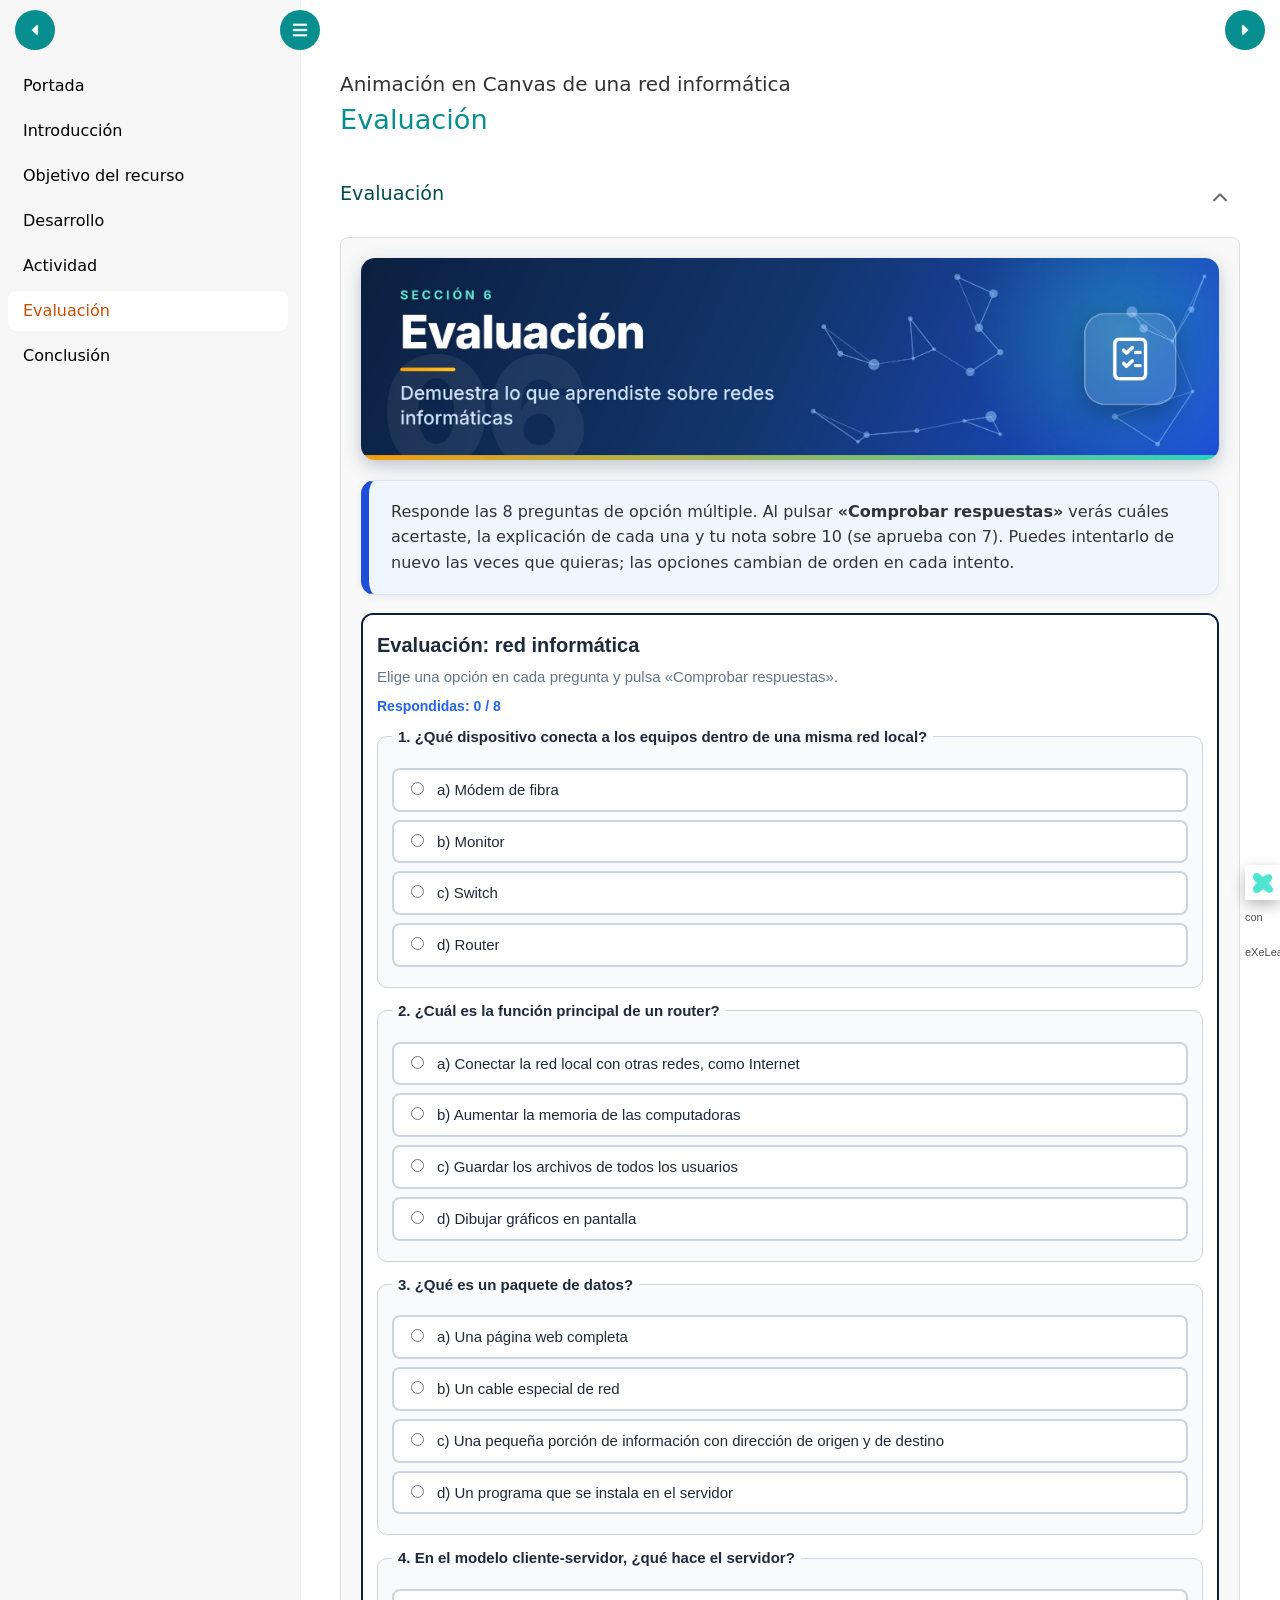
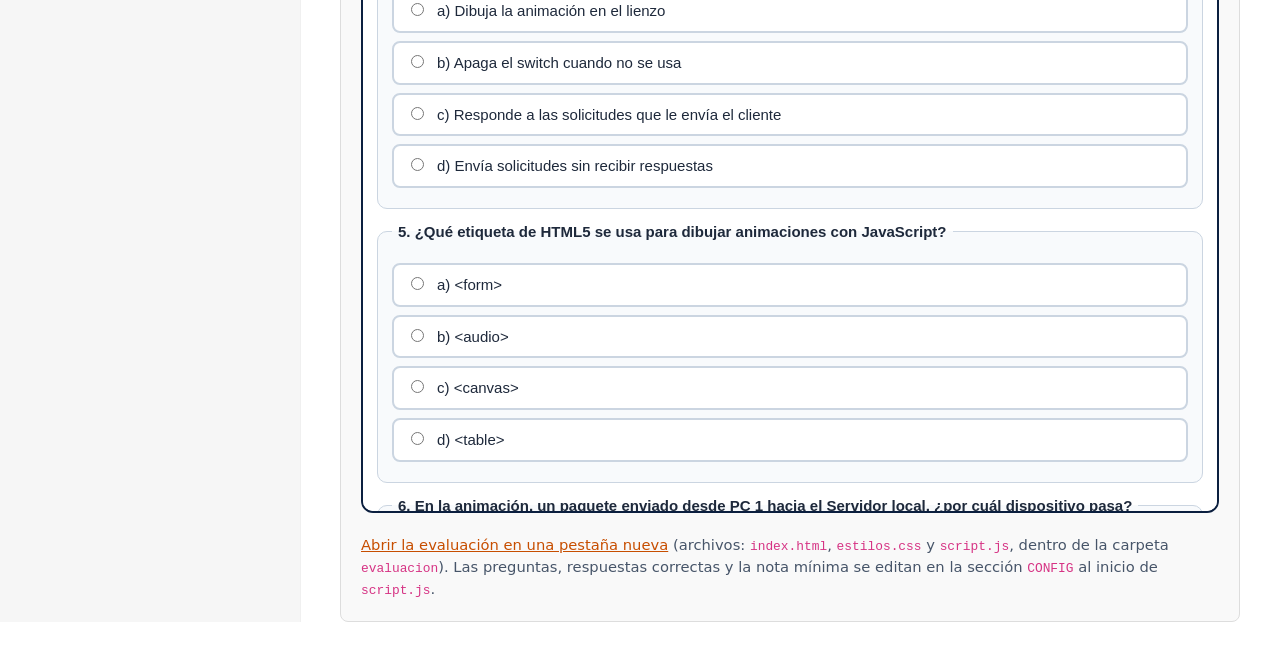
<file: html/evaluacion.html>
<!DOCTYPE html>
<html lang="es" id="exe-20261030215500C146F8">
<head>
<meta charset="utf-8">
<meta name="generator" content="eXeLearning v4.0.6">
<meta name="viewport" content="width=device-width, initial-scale=1">
<meta name="exe-pass-score" content="5">
<title>Evaluación | Animación en Canvas de una red informática</title>
<link rel="icon" type="image/x-icon" href="../libs/favicon.ico">
<meta name="description" content="Recurso educativo sobre el funcionamiento de una red informática con una animación en Canvas.">
<script>document.querySelector("html").classList.add("js");</script><script src="../libs/jquery/jquery.min.js"> </script><script src="../libs/common_i18n.js"> </script><script src="../libs/common.js"> </script><script src="../libs/exe_export.js"> </script><script src="../libs/bootstrap/bootstrap.bundle.min.js"> </script><link rel="stylesheet" href="../libs/bootstrap/bootstrap.min.css">
<script src="../idevices/text/text.js"></script><link rel="stylesheet" href="../idevices/text/text.css">
<link rel="stylesheet" href="../content/css/base.css"><script src="../theme/style.js"> </script><link rel="stylesheet" href="../theme/style.css">
</head>
<body class="exe-export exe-web-site">
<script>document.body.className+=" js"</script>
<div class="exe-content exe-export pre-js siteNav-hidden"><a href="#20261030215500C146F8" id="skipNav">Skip to content</a> <nav id="siteNav">
<ul>
<li> <a href="../index.html" class="main-node no-ch">Portada</a>
</li>
<li> <a href="../html/introduccion.html" class="no-ch">Introducción</a>
</li>
<li> <a href="../html/objetivo-del-recurso.html" class="no-ch">Objetivo del recurso</a>
</li>
<li> <a href="../html/desarrollo.html" class="no-ch">Desarrollo</a>
</li>
<li> <a href="../html/actividad.html" class="no-ch">Actividad</a>
</li>
<li class="active"> <a href="../html/evaluacion.html" class="active no-ch">Evaluación</a>
</li>
<li> <a href="../html/conclusion.html" class="no-ch">Conclusión</a>
</li>
</ul>
</nav><main id="20261030215500C146F8" class="page"> 
<header class="main-header">
<div class="package-header"><p class="package-title">Animación en Canvas de una red informática</p></div>
<div class="page-header"><h1 class="page-title">Evaluación</h1></div>
</header><div id="page-content-20261030215500C146F8" class="page-content">
<article id="2026103021550037B880" class="box">
<header class="box-head no-icon">
<h1 class="box-title">Evaluación</h1>
<button class="box-toggle box-toggle-on" title="Toggle content">
<span>Toggle content</span>
</button></header>
<div class="box-content">
<div id="202610302155006DAC16" class="idevice_node text" data-idevice-path="../idevices/text/" data-idevice-type="text" data-idevice-component-type="json" data-idevice-json-data="{&quot;ideviceId&quot;:&quot;202610302155006DAC16&quot;}">
<div class="exe-text-template">
<p style="margin:0 0 20px"><img src="../content/resources/banners/banner_evaluacion.jpg" alt="Evaluación" style="width:100%;height:auto;display:block;border-radius:14px;box-shadow:0 6px 18px rgba(15,42,74,.25)"></p><div style="background:#fff;border:1px solid #dbe3ee;border-radius:14px;padding:18px 22px;margin:0 0 18px;box-shadow:0 2px 8px rgba(15,42,74,.07);background:#eff6ff;border-left:8px solid #1d4ed8"><p style="margin:0;line-height:1.6">Responde las 8 preguntas de opción múltiple. Al pulsar <strong>«Comprobar respuestas»</strong> verás cuáles acertaste, la explicación de cada una y tu nota sobre 10 (se aprueba con 7). Puedes intentarlo de nuevo las veces que quieras; las opciones cambian de orden en cada intento.</p></div><iframe src="../content/resources/evaluacion/index.html" title="Evaluación de opción múltiple sobre la red informática" width="100%" height="1500" style="border:2px solid #0b1f3f;border-radius:12px"></iframe><p style="margin:14px 0 0;font-size:.92em;color:#475569"><a href="../content/resources/evaluacion/index.html" target="_blank" rel="noopener">Abrir la evaluación en una pestaña nueva</a> (archivos: <code>index.html</code>, <code>estilos.css</code> y <code>script.js</code>, dentro de la carpeta <code>evaluacion</code>). Las preguntas, respuestas correctas y la nota mínima se editan en la sección <code>CONFIG</code> al inicio de <code>script.js</code>.</p>
</div>
</div>
</div>
</article>
</div></main><div class="nav-buttons">
<a href="../html/actividad.html" title="Anterior" class="nav-button nav-button-left"><span>Anterior</span></a>
<a href="../html/conclusion.html" title="Siguiente" class="nav-button nav-button-right"><span>Siguiente</span></a>
</div>
<footer id="siteFooter" class="siteFooter-empty"><div id="siteFooterContent"></div></footer>
</div>
<p id="made-with-eXe"> <a href="https://exelearning.net/" target="_blank" rel="noopener"> <span>Creado con eXeLearning <span>(Ventana nueva)</span></span></a></p>
</body>
</html>
</file>
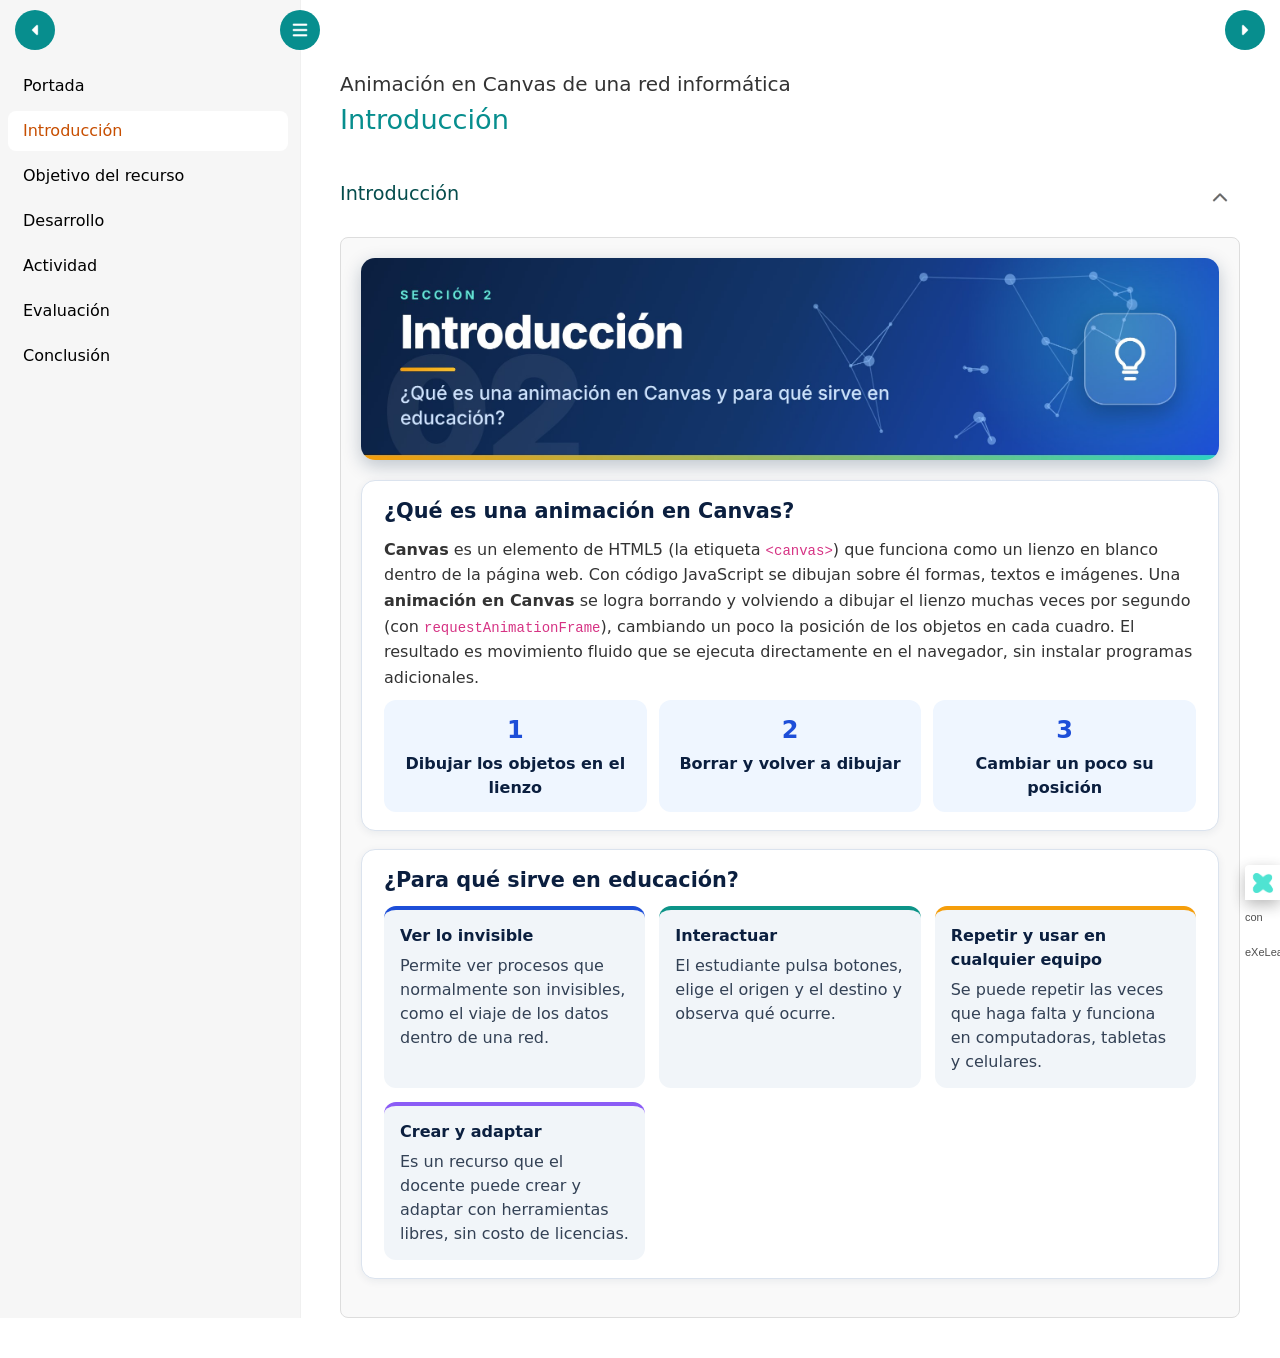
<file: html/introduccion.html>
<!DOCTYPE html>
<html lang="es" id="exe-20261030215500ADD93C">
<head>
<meta charset="utf-8">
<meta name="generator" content="eXeLearning v4.0.6">
<meta name="viewport" content="width=device-width, initial-scale=1">
<meta name="exe-pass-score" content="5">
<title>Introducción | Animación en Canvas de una red informática</title>
<link rel="icon" type="image/x-icon" href="../libs/favicon.ico">
<meta name="description" content="Recurso educativo sobre el funcionamiento de una red informática con una animación en Canvas.">
<script>document.querySelector("html").classList.add("js");</script><script src="../libs/jquery/jquery.min.js"> </script><script src="../libs/common_i18n.js"> </script><script src="../libs/common.js"> </script><script src="../libs/exe_export.js"> </script><script src="../libs/bootstrap/bootstrap.bundle.min.js"> </script><link rel="stylesheet" href="../libs/bootstrap/bootstrap.min.css">
<script src="../idevices/text/text.js"></script><link rel="stylesheet" href="../idevices/text/text.css">
<link rel="stylesheet" href="../content/css/base.css"><script src="../theme/style.js"> </script><link rel="stylesheet" href="../theme/style.css">
</head>
<body class="exe-export exe-web-site">
<script>document.body.className+=" js"</script>
<div class="exe-content exe-export pre-js siteNav-hidden"><a href="#20261030215500ADD93C" id="skipNav">Skip to content</a> <nav id="siteNav">
<ul>
<li> <a href="../index.html" class="main-node no-ch">Portada</a>
</li>
<li class="active"> <a href="../html/introduccion.html" class="active no-ch">Introducción</a>
</li>
<li> <a href="../html/objetivo-del-recurso.html" class="no-ch">Objetivo del recurso</a>
</li>
<li> <a href="../html/desarrollo.html" class="no-ch">Desarrollo</a>
</li>
<li> <a href="../html/actividad.html" class="no-ch">Actividad</a>
</li>
<li> <a href="../html/evaluacion.html" class="no-ch">Evaluación</a>
</li>
<li> <a href="../html/conclusion.html" class="no-ch">Conclusión</a>
</li>
</ul>
</nav><main id="20261030215500ADD93C" class="page"> 
<header class="main-header">
<div class="package-header"><p class="package-title">Animación en Canvas de una red informática</p></div>
<div class="page-header"><h1 class="page-title">Introducción</h1></div>
</header><div id="page-content-20261030215500ADD93C" class="page-content">
<article id="2026103021550046E8CB" class="box">
<header class="box-head no-icon">
<h1 class="box-title">Introducción</h1>
<button class="box-toggle box-toggle-on" title="Toggle content">
<span>Toggle content</span>
</button></header>
<div class="box-content">
<div id="20261030215500B10327" class="idevice_node text" data-idevice-path="../idevices/text/" data-idevice-type="text" data-idevice-component-type="json" data-idevice-json-data="{&quot;ideviceId&quot;:&quot;20261030215500B10327&quot;}">
<div class="exe-text-template">
<p style="margin:0 0 20px"><img src="../content/resources/banners/banner_introduccion.jpg" alt="Introducción" style="width:100%;height:auto;display:block;border-radius:14px;box-shadow:0 6px 18px rgba(15,42,74,.25)"></p><div style="background:#fff;border:1px solid #dbe3ee;border-radius:14px;padding:18px 22px;margin:0 0 18px;box-shadow:0 2px 8px rgba(15,42,74,.07)"><h3 style="margin:0 0 12px;color:#0b1f3f;font-size:1.3em;font-weight:800;line-height:1.25">¿Qué es una animación en Canvas?</h3><p style="margin:0 0 10px;line-height:1.6"><strong>Canvas</strong> es un elemento de HTML5 (la etiqueta <code>&lt;canvas&gt;</code>) que funciona como un lienzo en blanco dentro de la página web. Con código JavaScript se dibujan sobre él formas, textos e imágenes. Una <strong>animación en Canvas</strong> se logra borrando y volviendo a dibujar el lienzo muchas veces por segundo (con <code>requestAnimationFrame</code>), cambiando un poco la posición de los objetos en cada cuadro. El resultado es movimiento fluido que se ejecuta directamente en el navegador, sin instalar programas adicionales.</p><div style="display:flex;flex-wrap:wrap;gap:12px;margin-top:6px"><div style="flex:1 1 150px;background:#eff6ff;border-radius:12px;padding:12px;text-align:center"><p style="margin:0 0 4px;font-size:1.5em;font-weight:800;color:#1d4ed8">1</p><p style="margin:0;font-weight:700;color:#0b1f3f">Dibujar los objetos en el lienzo</p></div><div style="flex:1 1 150px;background:#eff6ff;border-radius:12px;padding:12px;text-align:center"><p style="margin:0 0 4px;font-size:1.5em;font-weight:800;color:#1d4ed8">2</p><p style="margin:0;font-weight:700;color:#0b1f3f">Borrar y volver a dibujar</p></div><div style="flex:1 1 150px;background:#eff6ff;border-radius:12px;padding:12px;text-align:center"><p style="margin:0 0 4px;font-size:1.5em;font-weight:800;color:#1d4ed8">3</p><p style="margin:0;font-weight:700;color:#0b1f3f">Cambiar un poco su posición</p></div></div></div><div style="background:#fff;border:1px solid #dbe3ee;border-radius:14px;padding:18px 22px;margin:0 0 18px;box-shadow:0 2px 8px rgba(15,42,74,.07)"><h3 style="margin:0 0 12px;color:#0b1f3f;font-size:1.3em;font-weight:800;line-height:1.25">¿Para qué sirve en educación?</h3><div style="display:grid;grid-template-columns:repeat(auto-fit,minmax(230px,1fr));gap:14px;margin:0 0 18px;margin:0"><div style="background:#f1f5f9;border-radius:12px;padding:14px 16px;border-top:4px solid #1d4ed8"><p style="margin:0 0 6px;font-weight:800;color:#0b1f3f">Ver lo invisible</p><p style="margin:0;line-height:1.5;color:#334155">Permite ver procesos que normalmente son invisibles, como el viaje de los datos dentro de una red.</p></div><div style="background:#f1f5f9;border-radius:12px;padding:14px 16px;border-top:4px solid #0d9488"><p style="margin:0 0 6px;font-weight:800;color:#0b1f3f">Interactuar</p><p style="margin:0;line-height:1.5;color:#334155">El estudiante pulsa botones, elige el origen y el destino y observa qué ocurre.</p></div><div style="background:#f1f5f9;border-radius:12px;padding:14px 16px;border-top:4px solid #f59e0b"><p style="margin:0 0 6px;font-weight:800;color:#0b1f3f">Repetir y usar en cualquier equipo</p><p style="margin:0;line-height:1.5;color:#334155">Se puede repetir las veces que haga falta y funciona en computadoras, tabletas y celulares.</p></div><div style="background:#f1f5f9;border-radius:12px;padding:14px 16px;border-top:4px solid #8b5cf6"><p style="margin:0 0 6px;font-weight:800;color:#0b1f3f">Crear y adaptar</p><p style="margin:0;line-height:1.5;color:#334155">Es un recurso que el docente puede crear y adaptar con herramientas libres, sin costo de licencias.</p></div></div></div>
</div>
</div>
</div>
</article>
</div></main><div class="nav-buttons">
<a href="../index.html" title="Anterior" class="nav-button nav-button-left"><span>Anterior</span></a>
<a href="../html/objetivo-del-recurso.html" title="Siguiente" class="nav-button nav-button-right"><span>Siguiente</span></a>
</div>
<footer id="siteFooter" class="siteFooter-empty"><div id="siteFooterContent"></div></footer>
</div>
<p id="made-with-eXe"> <a href="https://exelearning.net/" target="_blank" rel="noopener"> <span>Creado con eXeLearning <span>(Ventana nueva)</span></span></a></p>
</body>
</html>
</file>
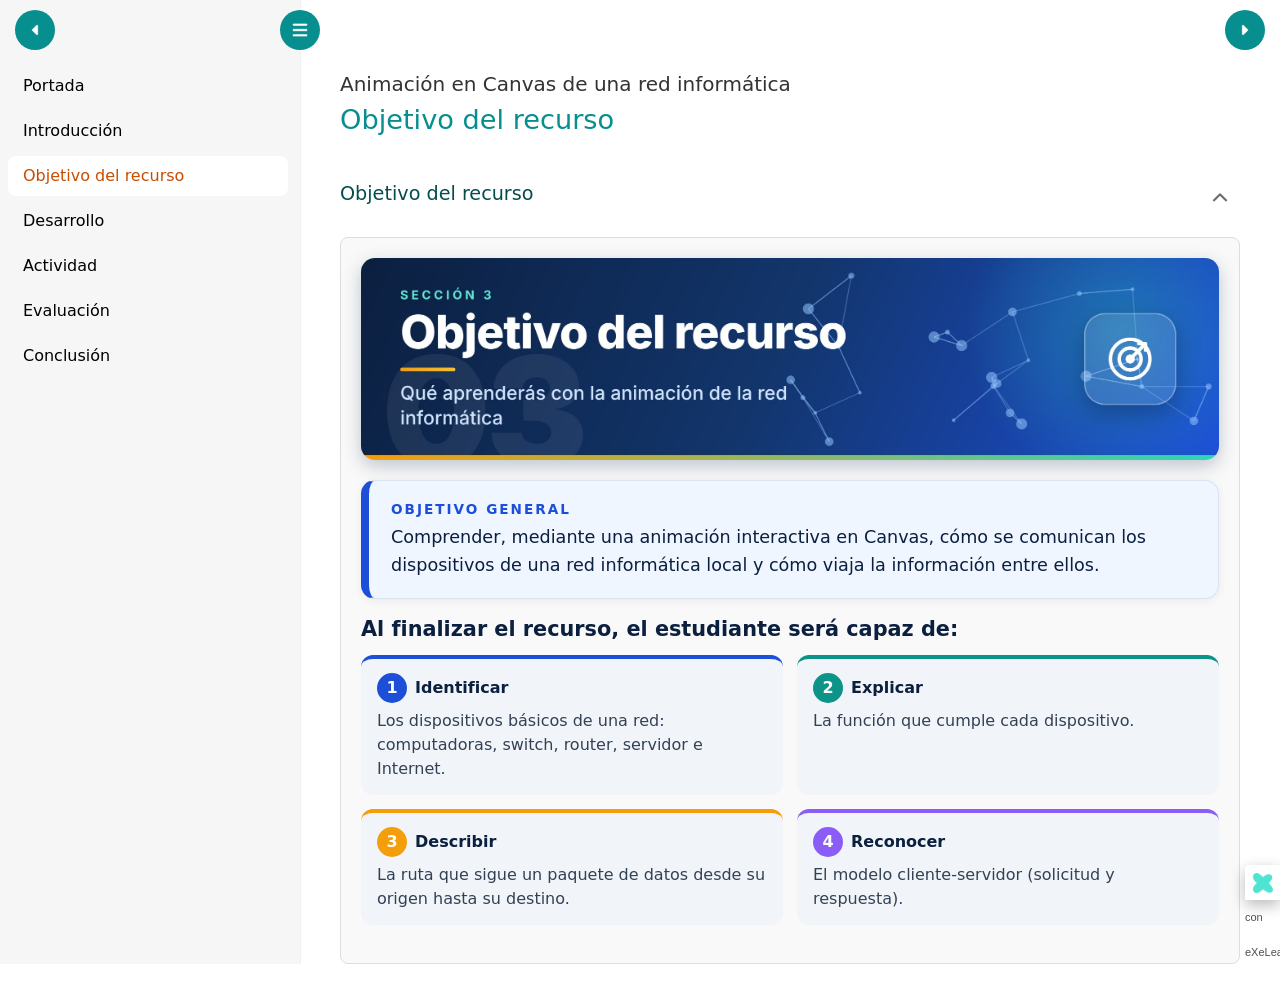
<file: html/objetivo-del-recurso.html>
<!DOCTYPE html>
<html lang="es" id="exe-20261030215500B4868B">
<head>
<meta charset="utf-8">
<meta name="generator" content="eXeLearning v4.0.6">
<meta name="viewport" content="width=device-width, initial-scale=1">
<meta name="exe-pass-score" content="5">
<title>Objetivo del recurso | Animación en Canvas de una red informática</title>
<link rel="icon" type="image/x-icon" href="../libs/favicon.ico">
<meta name="description" content="Recurso educativo sobre el funcionamiento de una red informática con una animación en Canvas.">
<script>document.querySelector("html").classList.add("js");</script><script src="../libs/jquery/jquery.min.js"> </script><script src="../libs/common_i18n.js"> </script><script src="../libs/common.js"> </script><script src="../libs/exe_export.js"> </script><script src="../libs/bootstrap/bootstrap.bundle.min.js"> </script><link rel="stylesheet" href="../libs/bootstrap/bootstrap.min.css">
<script src="../idevices/text/text.js"></script><link rel="stylesheet" href="../idevices/text/text.css">
<link rel="stylesheet" href="../content/css/base.css"><script src="../theme/style.js"> </script><link rel="stylesheet" href="../theme/style.css">
</head>
<body class="exe-export exe-web-site">
<script>document.body.className+=" js"</script>
<div class="exe-content exe-export pre-js siteNav-hidden"><a href="#20261030215500B4868B" id="skipNav">Skip to content</a> <nav id="siteNav">
<ul>
<li> <a href="../index.html" class="main-node no-ch">Portada</a>
</li>
<li> <a href="../html/introduccion.html" class="no-ch">Introducción</a>
</li>
<li class="active"> <a href="../html/objetivo-del-recurso.html" class="active no-ch">Objetivo del recurso</a>
</li>
<li> <a href="../html/desarrollo.html" class="no-ch">Desarrollo</a>
</li>
<li> <a href="../html/actividad.html" class="no-ch">Actividad</a>
</li>
<li> <a href="../html/evaluacion.html" class="no-ch">Evaluación</a>
</li>
<li> <a href="../html/conclusion.html" class="no-ch">Conclusión</a>
</li>
</ul>
</nav><main id="20261030215500B4868B" class="page"> 
<header class="main-header">
<div class="package-header"><p class="package-title">Animación en Canvas de una red informática</p></div>
<div class="page-header"><h1 class="page-title">Objetivo del recurso</h1></div>
</header><div id="page-content-20261030215500B4868B" class="page-content">
<article id="20261030215500A2A118" class="box">
<header class="box-head no-icon">
<h1 class="box-title">Objetivo del recurso</h1>
<button class="box-toggle box-toggle-on" title="Toggle content">
<span>Toggle content</span>
</button></header>
<div class="box-content">
<div id="20261030215500DE657C" class="idevice_node text" data-idevice-path="../idevices/text/" data-idevice-type="text" data-idevice-component-type="json" data-idevice-json-data="{&quot;ideviceId&quot;:&quot;20261030215500DE657C&quot;}">
<div class="exe-text-template">
<p style="margin:0 0 20px"><img src="../content/resources/banners/banner_objetivo.jpg" alt="Objetivo del recurso" style="width:100%;height:auto;display:block;border-radius:14px;box-shadow:0 6px 18px rgba(15,42,74,.25)"></p><div style="background:#fff;border:1px solid #dbe3ee;border-radius:14px;padding:18px 22px;margin:0 0 18px;box-shadow:0 2px 8px rgba(15,42,74,.07);border-left:8px solid #1d4ed8;background:#eff6ff"><p style="margin:0 0 4px;font-size:.85em;font-weight:800;letter-spacing:2px;color:#1d4ed8">OBJETIVO GENERAL</p><p style="margin:0;font-size:1.1em;line-height:1.6;color:#0b1f3f">Comprender, mediante una animación interactiva en Canvas, cómo se comunican los dispositivos de una red informática local y cómo viaja la información entre ellos.</p></div><h3 style="margin:0 0 12px;color:#0b1f3f;font-size:1.3em;font-weight:800;line-height:1.25">Al finalizar el recurso, el estudiante será capaz de:</h3><div style="display:grid;grid-template-columns:repeat(auto-fit,minmax(300px,1fr));gap:14px;margin:0 0 18px"><div style="background:#f1f5f9;border-radius:12px;padding:14px 16px;border-top:4px solid #1d4ed8"><p style="margin:0 0 6px;font-weight:800;color:#0b1f3f"><span style="display:inline-block;width:30px;height:30px;line-height:30px;text-align:center;border-radius:50%;background:#1d4ed8;color:#fff;font-weight:800;margin-right:8px">1</span>Identificar</p><p style="margin:0;line-height:1.5;color:#334155">Los dispositivos básicos de una red: computadoras, switch, router, servidor e Internet.</p></div><div style="background:#f1f5f9;border-radius:12px;padding:14px 16px;border-top:4px solid #0d9488"><p style="margin:0 0 6px;font-weight:800;color:#0b1f3f"><span style="display:inline-block;width:30px;height:30px;line-height:30px;text-align:center;border-radius:50%;background:#0d9488;color:#fff;font-weight:800;margin-right:8px">2</span>Explicar</p><p style="margin:0;line-height:1.5;color:#334155">La función que cumple cada dispositivo.</p></div><div style="background:#f1f5f9;border-radius:12px;padding:14px 16px;border-top:4px solid #f59e0b"><p style="margin:0 0 6px;font-weight:800;color:#0b1f3f"><span style="display:inline-block;width:30px;height:30px;line-height:30px;text-align:center;border-radius:50%;background:#f59e0b;color:#fff;font-weight:800;margin-right:8px">3</span>Describir</p><p style="margin:0;line-height:1.5;color:#334155">La ruta que sigue un paquete de datos desde su origen hasta su destino.</p></div><div style="background:#f1f5f9;border-radius:12px;padding:14px 16px;border-top:4px solid #8b5cf6"><p style="margin:0 0 6px;font-weight:800;color:#0b1f3f"><span style="display:inline-block;width:30px;height:30px;line-height:30px;text-align:center;border-radius:50%;background:#8b5cf6;color:#fff;font-weight:800;margin-right:8px">4</span>Reconocer</p><p style="margin:0;line-height:1.5;color:#334155">El modelo cliente-servidor (solicitud y respuesta).</p></div></div>
</div>
</div>
</div>
</article>
</div></main><div class="nav-buttons">
<a href="../html/introduccion.html" title="Anterior" class="nav-button nav-button-left"><span>Anterior</span></a>
<a href="../html/desarrollo.html" title="Siguiente" class="nav-button nav-button-right"><span>Siguiente</span></a>
</div>
<footer id="siteFooter" class="siteFooter-empty"><div id="siteFooterContent"></div></footer>
</div>
<p id="made-with-eXe"> <a href="https://exelearning.net/" target="_blank" rel="noopener"> <span>Creado con eXeLearning <span>(Ventana nueva)</span></span></a></p>
</body>
</html>
</file>
<file: idevices/text/text.css>
/* Text iDevice (export CSS) */
.exe-text-activity > div {
    display: flow-root;
}

.exe-text-activity div.inline {
    display: flex;
}

.exe-text-activity div.inline dt {
    margin: 0 0 0 auto;
}

.exe-text-activity div.inline dd {
    margin-left: 10px;
}

.idevice_node.text .iDevice_buttons.feedback-button {
    margin-bottom: 1em;
}
</file>
<file: content/css/base.css>
.exe-content{
  background: #fff;
}

.exe-content .page-title{
  font-size: 1.45em;
}

.exe-content .box{
  margin-top: 20px;
  border: 1px solid #dbdbdb;
}

.exe-content .box-head {
  border-bottom: 1px solid #dbdbdb;
}

.exe-export .no-header .box-head {
  border-bottom: 0;
}

.exe-content .box-head .box-title {
  margin: 0;
  font-size: 1.2em;
}

.exe-content .exe-material-icon {
  display: block;
  width: 40px;
  height: 40px;
  background-color: currentColor;
  -webkit-mask-image: var(--exe-material-icon-url);
  mask-image: var(--exe-material-icon-url);
  -webkit-mask-repeat: no-repeat;
  mask-repeat: no-repeat;
  -webkit-mask-position: center;
  mask-position: center;
  -webkit-mask-size: contain;
  mask-size: contain;
  /* 20px live area on a 24px grid: scale 24/20 so the ink matches the Style icons.
     Kept in step with the editor rule in assets/styles/layout/_execontent.scss. */
  transform: scale(1.2);
}

/* A Material icon is a background colour cut out by a mask, here or in the style's own rule, and
   browsers leave backgrounds off the page unless the reader turns on "Background graphics": the
   icon then prints as an empty box. Keep the colour for these icons alone, so they print without
   printing every other background. */
@media print {
  .exe-material-icon {
    -webkit-print-color-adjust: exact;
    print-color-adjust: exact;
  }
}

.exe-content a{
  color: #5a7f0c;
}

.exe-content a:hover,
.exe-content a:focus{
  color: #71a300;
}

.exe-content h2{
  font-size: 1.45em;
}
.exe-content h3{
  font-size: 1.35em;
}
.exe-content h4{
  font-size: 1.25em;
}
.exe-content h5{
  font-size: 1.15em;
}

.exe-content a {
    text-decoration: none
}

.exe-content a:hover,
.exe-content a:focus {
    text-decoration: underline
}

/* Underlined links */
.box-content a {
    text-decoration: underline;
}
.box-content a:hover {
    text-decoration: none;
}
.box-content a:focus {
    text-decoration: underline;
}

@media print {
    .external-iframe-src {
        display: block !important;
        margin: 2em 0;
        font-size: .95em;
        text-align: center
    }

    #made-with-eXe,
    #exe-presentation-toggler {
        display: none
    }
}

.external-iframe {
    border: 0
}

.pre-code {
    background: #112C4A;
    color: #E7ECF1;
    font-family: Monaco, Courier, monospace;
    border-radius: 9px;
    font-size: 12px;
    margin: 2em 1em;
    overflow: auto;
    padding: 20px
}

.highlighted-code {
    margin: 2em 1em;
}

.exe-dl {
    margin-bottom: 2em;
    margin-left: 1.5em
}

.exe-dl dt {
    font-weight: bold
}

.exe-dl dd {
    margin: 1em 1.5em
}

.js .exe-dl dt {
    margin: 1.2em 0 0 0
}

.exe-dl dt a {
    text-decoration: underline
}

.exe-dl .icon {
    font-family: Arial, sans-serif;
    display: block;
    width: 20px;
    height: 20px;
    font-size: 16px;
    margin-right: 1em;
    line-height: 20px;
    text-align: center;
    float: left;
    border-radius: 2px;
    position: relative
}

@media all and (min-width: 1px) {
    .exe-dl dt a {
        align-items: center;
        display: flex;
        text-decoration: none
    }

    .exe-dl .icon {
        height: 18px;
        line-height: 18px;
        width: 18px;
        padding: 1px;
        font: 18px monospace;
        font-weight: bold;
        display: flex;
        justify-content: center;
        align-items: center
    }
}

.exe-dl-toggler {
    height: 20px;
    margin: 1.5em
}

.exe-dl-toggler a {
    margin-left: 0;
    font-weight: bold
}

.js .exe-dl dd {
    display: none;
    padding-left: 0;
    margin: 1em 1em 1em 37px
}

/* Math */
.exe-math {
    display: block;
    margin: 2em 0
}

.exe-math,
.MathJax_Display {
    text-align: left !important
}

.exe-math.position-center,
.position-center .MathJax_Display,
[style*="text-align: center"] .MathJax_Display {
    text-align: center !important
}

.exe-math.position-right,
.position-right .MathJax_Display,
[style*="text-align: right"] .MathJax_Display {
    text-align: right !important
}

.js .show-image .exe-math-code,
.js .show-code .exe-math-img {
    display: none
}

.exe-math-links {
    font-size: .85em
}

.exe-math-inline {
    display: inline;
    margin: 0 .1em !important
}

/* TinyMCE: Images and media */
.exe-figure {
    margin: 2em 0;
    max-width: 100%
}

.position-center {
    margin: 2em auto
}

.position-right {
    margin: 2em 0 2em auto
}

.float-left {
    float: left;
    margin: .5em 1.5em 1em 0
}

.float-right {
    float: right;
    margin: .5em 0 1em 2em
}

.figcaption {
    padding-top: .2em
}

.figcaption.header {
    padding-top: 0;
    padding-bottom: .2em
}

/* TinyMCE templates */
.exe-layout-2-cols,
.exe-layout-3-cols {
    width: 100%
}

.exe-col{
    box-sizing: content-box;
}

.exe-layout-2-cols .exe-col {
    float: left;
    width: 49%
}

.exe-layout-2-cols .exe-col-1 {
    padding-right: 1%
}

.exe-layout-2-cols .exe-col-2 {
    padding-left: 1%
}

.exe-layout-2-30-70 .exe-col {
    width: 69%
}

.exe-layout-2-30-70 .exe-col-1 {
    width: 29%
}

.exe-layout-2-70-30 .exe-col {
    width: 29%
}

.exe-layout-2-70-30 .exe-col-1 {
    width: 69%
}

.exe-layout-3-cols .exe-col {
    float: left;
    width: 32%
}

.exe-layout-3-cols .exe-col-1,
.exe-layout-3-cols .exe-col-2 {
    padding-right: 2%
}

pre.mermaid {
    margin: 1.5em 0;
    text-align: center;
    width: 100%;
    min-width: 200px;
}

/* Blocks */
.exe-block-warning {
    background: #FCF8E3;
    color: #796034;
    border: 1px solid #FAEBCC;
    padding: 0 1em;
    border-radius: 4px
}

p.exe-block-warning {
    padding: 1em
}

.exe-block-alert {
    background: #ffc;
    color: #855000;
    border: 1px solid #FFF099;
    padding: 0 1em;
    border-radius: 4px
}

p.exe-block-alert {
    padding: 1em
}

.exe-block-danger {
    background: #FEF0EF;
    color: #973C3B;
    border: 1px solid #F3DADD;
    padding: 0 1em;
    border-radius: 4px
}

p.exe-block-danger {
    padding: 1em
}

.exe-block-info {
    background: #E1F1F9;
    color: #2B627D;
    border: 1px solid #C9EDF4;
    padding: 0 1em;
    border-radius: 4px
}

p.exe-block-info {
    padding: 1em
}

.exe-block-success {
    background: #E5F3E0;
    color: #336634;
    border: 1px solid #DEEDD1;
    padding: 0 1em;
    border-radius: 4px
}

p.exe-block-success {
    padding: 1em
}

.exe-block-download {
    background: #E7EEFB;
    color: #2C4A86;
    border: 1px solid #D3DFF5;
    padding: 0 1em;
    border-radius: 4px
}

p.exe-block-download {
    padding: 1em
}

.exe-content .exe-block-warning a,
.exe-content .exe-block-warning a:hover,
.exe-content .exe-block-warning a:focus {
    color: #4F360A
}

.exe-content .exe-block-alert a,
.exe-content .exe-block-alert a:hover,
.exe-content .exe-block-alert a:focus {
    color: #5B2600
}

.exe-content .exe-block-danger a,
.exe-content .exe-block-danger a:hover,
.exe-content .exe-block-danger a:focus {
    color: #6D1211
}

.exe-content .exe-block-info a,
.exe-content .exe-block-info a:hover,
.exe-content .exe-block-info a:focus {
    color: #063853
}

.exe-content .exe-block-success a,
.exe-content .exe-block-success a:hover,
.exe-content .exe-block-success a:focus {
    color: #093C0A
}

.exe-content .exe-block-download a,
.exe-content .exe-block-download a:hover,
.exe-content .exe-block-download a:focus {
    color: #051640
}

div.exe-block-warning,
div.exe-block-alert,
div.exe-block-danger,
div.exe-block-info,
div.exe-block-success,
div.exe-block-download {
    margin: 1em 0
}

/* RTL support */
body [dir='rtl'] {
    text-align: start
}

/* Autoclear */
.exe-content .idevice_body,
.exe-clear {
    overflow: auto
}

/* JavaScript on/offf */
.js-hidden {
    display: none;
}

.exe-hidden,
.js-required,
.js .js-hidden,
.exe-mindmap-code {
    display: none
}

.js .js-required {
    display: block
}

.box-toggle {
    display: none;
}

.js .box-toggle {
    display: inline-block;
}

.sr-av,
.js .js-sr-av,
.exe-hidden-accessible,
.js .exe-tooltip-text {
    position: absolute;
    overflow: hidden;
    clip: rect(0 0 0 0);
    clip: rect(0, 0, 0, 0);
    height: 0
}

/* Tables */
.exe-table {
    margin: 2em auto;
    max-width: 100%;
    border: 1px solid #CCC;
    border-collapse: collapse;
    border-spacing: 0
}

.exe-table tr {
    background: #fff
}

.exe-table caption {
    padding: .5em 0;
    text-align: center;
    font-style: italic;
    caption-side: top;
}

.exe-table td,
.exe-table th {
    border: 1px solid #CCC;
    margin: 0;
    padding: 0.5em 1em
}

.exe-table thead {
    background: #ddd;
    color: #000;
    text-align: left
}

.exe-table tr:nth-child(2n-1) td,
.exe-table tbody tr:nth-child(2n-1) th {
    background: #F4F4F4
}

.exe-table tbody tr:nth-child(2n) th {
    background: #F4F4F4
}

.exe-table tbody tr:nth-child(2n-1) th {
    background: #E4E4E4
}

.exe-table thead+tbody tr:nth-child(2n) th {
    background: #fff
}

.exe-table thead+tbody tr:nth-child(2n-1) th {
    background: #F4F4F4
}

.exe-table-minimalist {
    margin: 2em auto;
    border-collapse: collapse
}

.exe-table-minimalist tr {
    background: #fff
}

.exe-table-minimalist thead th {
    color: #000;
    padding: .6em 1.5em .6em .8em;
    border-bottom: 2px solid #CCC;
    text-align: left
}

.exe-table-minimalist td,
.exe-table-minimalist tbody th {
    border-bottom: 1px solid #ccc;
    color: #555;
    padding: .5em 1.5em .5em .8em
}

.exe-table-minimalist tbody tr:hover td,
.exe-table-minimalist tbody tr:hover th {
    color: #222
}

.exe-table-minimalist tr:nth-child(2n-1) td,
.exe-table-minimalist tbody tr:nth-child(2n-1) th {
    background: #F9F9F9
}

.exe-table-minimalist caption {
    text-align: center;
    font-style: italic;
    border-bottom: 2px solid #CCC;
    padding: .6em 0
}

/* Responsive tables */
.exe-table-responsive {
    display: block;
    overflow-x: auto;
    border: none
}

.exe-table-responsive,
.exe-table-responsive th,
.exe-table-responsive tr,
.exe-table-responsive td {
    width: auto !important
}

/* Tooltips */
body .qtip {
    font-size: .85em;
    line-height: 1.5em
}

.qtip .exe-tooltip-text {
    position: relative;
    overflow: auto;
    clip: auto;
    height: auto
}

/* Structured lists */
ol.auto-numbered {
    counter-reset: item
}

.auto-numbered ol {
    counter-reset: item
}

.auto-numbered li {
    display: block
}

.auto-numbered li:before {
    content: counters(item, ".") ".- ";
    counter-increment: item
}

/* Blockquote + Cite */
.exe-quote-cite cite {
    display: block;
    text-align: right;
    margin-top: -.5em
}

/* File information */
.exe-link-data {
    font-size: .8em;
    margin: 0 .2em
}

.exe-link-data abbr {
    cursor: help
}

/* Quote With Authorship */
.styled-qc {
    font-family: Georgia, serif;
    font-style: italic;
    margin: 1.5em 2.5em;
    padding: 0.25em 3.5em;
    position: relative
}

.styled-qc:before {
    display: block;
    content: "\201C";
    font-size: 5em;
    position: absolute;
    left: 0;
    top: -20px
}

/* Responsive design */
iframe,
object,
embed {
    max-width: 100%
}

img,
video {
    max-width: 100%;
    height: auto
}

@media all and (max-width: 992px) {
    .exe-layout-3-cols .exe-col {
        float: none;
        width: 100%;
        padding: 0
    }

    .exe-layout-3-cols .exe-col .exe-figure {
        margin: 2em auto
    }
}

@media all and (max-width: 780px) {
    .styled-qc {
        margin: 1.5em .5em
    }

    .exe-layout-2-cols .exe-col {
        float: none;
        width: 100%;
        padding: 0
    }

    .exe-layout-2-cols .exe-col .exe-figure {
        margin: 2em auto
    }
}

/* Made with eXeLearning (stacked above #exe-presentation-toggler so it can expand over it) */
#made-with-eXe {
    margin: 0;
    position: fixed;
    bottom: 0;
    right: 0;
    z-index: 2
}

#made-with-eXe a {
    text-decoration: none;
    box-shadow: rgba(0, 0, 0, 0.35) 0px 5px 15px;
    border-top-left-radius: 4px;
    color: #222;
    font-size: 11px;
    font-family: Arial, sans-serif;
    line-height: 35px;
    width: 35px;
    height: 35px;
    background: #fff url(../img/exe_powered_logo.png) no-repeat 3px 50%;
    display: block;
    background-size: auto 20px;
    text-decoration: none;
    transition: .5s;
    opacity: .8
}

#made-with-eXe span {
    padding-left: 35px;
    padding-right: 5px
}

#made-with-eXe span span {
    position: absolute;
    overflow: hidden;
    clip: rect(0 0 0 0);
    clip: rect(0, 0, 0, 0);
    height: 0
}

/* Presentation mode control (?exe-presentation=1, see exe_export.js). Same recipe as
   #made-with-eXe: fixed badge, neutral look, independent of the style's page layout. */
#exe-presentation-toggler {
    position: fixed;
    bottom: 0;
    right: 0;
    margin: 0;
    padding: 0 10px;
    border: 0;
    border-top-left-radius: 4px;
    box-shadow: rgba(0, 0, 0, 0.35) 0px 5px 15px;
    background: #fff;
    color: #222;
    font-family: Arial, sans-serif;
    font-size: 11px;
    line-height: 35px;
    height: 35px;
    cursor: pointer;
    opacity: .8;
    transition: .5s;
    z-index: 1
}

#exe-presentation-toggler:hover,
#exe-presentation-toggler:focus {
    opacity: 1
}

/* Centre the dot on its label */
#exe-presentation-toggler span {
    display: inline-flex;
    align-items: center
}

/* State dot: ring when off, filled when on */
#exe-presentation-toggler span::before {
    content: "";
    flex: none;
    width: 7px;
    height: 7px;
    margin-right: 6px;
    border: 1px solid currentColor;
    border-radius: 50%
}

html.mode-presentation #exe-presentation-toggler {
    background: #222;
    color: #fff
}

html.mode-presentation #exe-presentation-toggler span::before {
    background: currentColor
}

/* Beside the badge its top-right corner is free, so round it too */
#made-with-eXe ~ #exe-presentation-toggler {
    right: 40px;
    border-top-right-radius: 4px
}

#made-with-eXe a:hover {
    width: auto;
    padding: 0 5px;
    background-position: 5px 50%;
    opacity: 1
}

/* Search bar */
#exe-client-search-reset {
    display: none;
}
#exe-client-search-reset.visible {
    display: inline;
}
.exe-client-search-result{
    padding:0;
    background-color: #FFF3A0;
    color: #1A1A1A;
}

/* Box toggler */
.exe-export article.minimized .box-content{
    display: none;
}

/* BOX no visible */
.exe-export article.novisible.box{
    display: none  !important;
}

/* iDevice no visible */
.exe-export article.box .idevice_node.novisible{
    display: none  !important;
}

/* Teacher mode */
html:not(.mode-teacher) .js .teacher-only {
    display: none !important;
}

/* ========================================
   Architecture v3.1 - Common Theme Overrides
   ========================================
   These rules support the new HTML structure and
   load BEFORE theme-specific styles.
   ======================================== */

/* Navigation: Hide nested sections by default, show active paths */
#siteNav .other-section {
    display: none;
}
#siteNav li.active > .other-section,
#siteNav li.current-page-parent > .other-section {
    display: block;
}

/* Site footer extra section */
#siteFooterExtra {
    margin-bottom: 2em;
    color: #555;
    font-size: 0.95em;
}

/* Footer with neither license nor "Page footer" content: themes give #siteFooter
   a background and border, so an empty one shows as a stray bar. Hidden here so
   every theme (including custom ones) gets it, and so a theme that wants to keep
   showing it can opt out by overriding display. */
#siteFooter.siteFooter-empty {
    display: none;
}

/* Skip navigation link */
#skipNav {
    position: fixed;
    top: -50px;
    left: 50%;
    transform: translateX(-50%);
    background-color: #000;
    color: #fff;
    text-align: center;
    font-weight: bold;
    font-size: 0.95em;
    text-decoration: underline;
    padding: 0.5em 1em;
    z-index: 1000;
    display: inline-block;
    box-shadow: 0 2px 5px rgba(0,0,0,0.3);
    outline: 3px solid #fff;
    outline-offset: -3px;
    transition: top 0.3s ease, opacity 0.3s ease;
}

#skipNav:focus {
    top: 5px;
}

/* Print styles for header elements */
@media print {
    body #header,
    body #emptyHeader,
    body #nodeDecoration {
        height: auto !important;
        min-height: 0;
        border: none;
        padding: 0;
    }
    body #headerContent {
        padding-top: 40px;
    }
}

/* Some styles fix their header to the top of the screen (Flux, Neo, Nova, Zen). On paper a fixed
   element is laid over the top of every sheet, where it covered the page title and whatever else
   began there. It takes its place once, at the start, as the print preview already has it.
   `!important` because a style fixes it with selectors of its own, some more specific than these. */
@media print {
    .exe-export .main-header,
    .exe-export .page > header,
    .exe-export .package-header {
        position: static !important;
    }
}

/* A block's heading goes to the sheet that holds the start of what it heads. What is kept whole,
   such as a 3D model, moves to the next sheet when it does not fit, and would leave its heading
   alone at the foot of the one before. */
@media print {
    .exe-export .box-head {
        break-after: avoid;
        page-break-after: avoid;
    }
}

/* Printing opens every block that is merely folded.
   A folded block is not hidden content: it is in the page, collapsed, and printing it gives a
   sheet with a heading and nothing under it — which reads as an empty block rather than a missing
   one, so nobody notices. The fold is not only the author's either. A reader collapses blocks
   while reading and the state stays, so the same resource would print differently for two people;
   and a block whose author turned its toggle off cannot be opened at all before printing.

   `!important` is what the runtime fold requires: the toggle collapses with jQuery's slideUp(),
   which leaves `display: none` in a style attribute on the element, and only `!important` beats
   an inline style. The author's own fold is just the `.minimized` class and would not need it.

   This reveals nothing the author hid. `novisible` and `teacher-only` sit on the <article>, which
   the rules further up take out of the layout with `!important` of their own, so nothing inside
   one is ever laid out — and an iDevice carrying either class keeps its own rule inside a block
   that does open. `teacher-only` is deliberately not excluded here: in teacher mode that block is
   meant to print, folded or not.

   The print preview can ask for the page to print as it is shown instead, by putting
   `exe-print-as-shown` on <html>: folded blocks then stay folded on paper. */
@media print {
    html:not(.exe-print-as-shown) .exe-export article.box.minimized > .box-content {
        display: block !important;
    }
}
</file>
<file: theme/style.css>
/*!
 * eXeLearning v4+ Default Style
 * ----------------------
 * Author: Ignacio Gros for eXeLearning
 * Project: exelearning.net
 *
 * This CSS file is part of a style for eXeLearning.
 * Licensed under Creative Commons Attribution-ShareAlike (CC BY-SA).
 *
 * Note: The style's config.xml contains additional information
 *       about materials (images) created by third parties
 *       and included in this style.
 */

body.exe-export {
    padding: 1em 0;
}

body.exe-web-site {
    padding: 0;
}

.exe-content a {
    color: #c74e00;
}

.exe-content a:hover,
.exe-content a:focus {
    color: #973f00;
}

/* The current page is a filled chip, so it keeps the colour of the effects */
.exe-content .fx-tabs a,
.exe-content .fx-pagination li:not(.fx-current) a {
    color: #b14900;
}

.exe-content .fx-tabs a:hover,
.exe-content .fx-tabs a:focus {
    color: #973f00;
}

#node-content-container.exe-content #node-content {
    padding-top: 20px;
    padding-bottom: 20px;
    max-width: 1280px;
    margin: 0 auto;
    display: block;
}

.exe-content {
    color: #333;
    background-color: #fff;
}

.js .exe-export .exe-content {
    min-height: 100vh;
}

/* iframe */
.js .in-iframe .exe-content {
    min-height: 0;
}

.exe-content .package-title {
    font-size: 1.25rem;
    font-weight: 300;
    margin-bottom: .4em;
    line-height: 1.2em;
}

.exe-content .page-title {
    color: #078e8e;
    font-size: 1.7rem;
    text-align: left;
}

.exe-single-page .package-header .package-title {
    color: #333;
    font-size: 1.25rem;
    font-weight: 300;
    text-align: left;
    margin-bottom: 2em;
}

.exe-single-page .package-node {
    margin-bottom: 3.5em;
}

.exe-single-page .package-subtitle {
    top: -2.1em;
}

.exe-single-page main.page>section {
    min-height: 4em;
}

.exe-content .box {
    margin: 20px 0;
    border: none;
    background-color: #fff;
}

.exe-web-site .exe-content .box {
    margin: 40px 0;
}

.exe-content .box-head {
    border-bottom: 0;
}

#node-content-container .box-content {
    background: #fcfcfc;
    border: 1px solid #ececec;
    padding: 10px;
    border-radius: 8px;
}
article.box.idevice-element-in-content[mode="export"] .idevice_node {
    background: none;
}

#node-content-container.exe-content .box.hidden-idevices {
    border-style: solid;
}

.exe-content .box header {
    min-height: 60px;
}

.exe-content .box-title {
    color: #054d4d;
    font-size: 1.5rem;
}

/* General icons (Material Symbols) */
.exe-content {
    --exe-icon-color: #d86e41;
}

.exe-content .box-head .box-icon {
    color: var(--exe-icon-color);
}

.exe-content .box-head .exe-icon {
    float: left;
}

.exe-web-site .page-content,
#exe-client-search,
.exe-web-site main>header,
.exe-web-site #siteFooterContent,
.exe-export .exe-content {
    max-width: 1280px;
    padding: 0 20px;
    margin: 0 auto;
}

.exe-web-site .exe-content {
    max-width: none;
    padding: 0;
}

.exe-export main {
    padding-top: 1.5em;
}

.exe-web-site main {
    padding-top: 4.5em;
}

/* siteNav */
#siteNav {
    float: left;
    background: #f6f6f6;
    width: 300px;
    padding-top: 66px;
    padding-left: 8px;
}

.exe-web-site .exe-content {
    box-shadow:
        inset 300px 0 0 0 #f6f6f6,
        inset 301px 0 0 0 #f0f0f0;
}

/* False left column in iframe */
html.js .in-iframe.exe-web-site::after {
    content: "";
    position: absolute;
    top: 0;
    left: 0;
    width: 301px; /* fake column width */
    height: 100%;
    background:#f6f6f6;
    /* simulate border-right */
    box-shadow: inset -1px 0 0 0 #f0f0f0;
    pointer-events: none;
    z-index: -1;
}
/* No false left column when the menu is hidden */
body.siteNav-off::after{
    display: none;
}

#siteFooter {
    margin-bottom: 2em;
    color: #555;
    font-size: 0.95em;
}

#siteNav .other-section {
    display: none;
}

#sidebar-nav.fixed {
    position: fixed;
}

body.siteNav-off #siteNav {
    display: none;
}

body.siteNav-off .exe-content {
    box-shadow: none;
}

.exe-web-site main.page {
    padding-top: 4.5em;
    padding-left: 320px;
    padding-right: 20px;
}

.exe-web-site #siteFooter {
    padding: 20px 20px 20px 320px;
}

body.siteNav-off main.page,
body.siteNav-off #siteFooter {
    padding-left: 20px;
}

#siteNav ul {
    margin: 0;
    padding: 0;
    list-style: none;
}

#siteNav ul ul {
    margin-top: 5px;
}

#siteNav li {
    margin: 0 0 5px 0;
    padding: 0;
    list-style: none;
}

#siteNav a {
    color: #000;
    display: block;
    padding: 8px 15px;
    border-radius: 8px;
    max-width: 280px;
    transition: background-color 0.5s ease;
}

#siteNav a.active {
    background: #fff;
    color: #c74e00;
}

#siteNav a.highlighted-link {
    color: #b14900;
    background: #ededed;
}

#siteNav a.highlighted-link:hover,
#siteNav a.highlighted-link:focus {
    background: #fff;
}

#siteNav a:hover {
    background: #f2f2f2;
    text-decoration: none;
}

#siteNav ul ul a {
    padding-left: 35px;
    font-size: 0.95em;
}

#siteNav ul ul ul a {
    padding-left: 55px;
    font-size: 0.9em;
}

#siteNav ul ul ul ul a {
    padding-left: 75px;
}

/* pagination */
.nav-buttons .nav-button,
button.toggler {
    position: fixed;
    top: 10px;
    left: 15px;
    display: block;
    width: 40px;
    height: 40px;
    background: #078e8e url(img/icons.png) no-repeat 0 0;
    background-size: auto 40px;
    border-radius: 50%;
    z-index: 999;
    border: 0;
    transition: background-color 0.5s ease;
}

.nav-buttons span.nav-button {
    cursor: not-allowed;
    background-color: #b7b7b7;
}

.nav-buttons .nav-button-left {
    background-position: -80px 0;
}

.nav-buttons .nav-button-right {
    background-position: -120px 0;
}

button#searchBarToggler {
    background-position: -40px 0;
    display: none;
}

.exe-search-on #searchBarToggler {
    display: inline;
}

button#siteNavToggler {
    left: 280px;
}

button#searchBarToggler {
    left: 330px;
}

body.siteNav-off button#siteNavToggler {
    left: 65px;
}

body.siteNav-off button#searchBarToggler {
    left: 115px;
}

.nav-buttons a:hover,
.nav-buttons a:focus,
button.toggler:hover,
button.toggler:focus {
    background-color: #066d6d;
    border-color: #066d6d;
}

.nav-buttons .nav-button span,
.box-toggle span,
#exe-client-search-reset span,
#packageLicense .license-label {
    position: absolute;
    width: 1px;
    height: 1px;
    padding: 0;
    margin: -1px;
    overflow: hidden;
    clip: rect(0, 0, 0, 0);
    white-space: nowrap;
    border: 0;
}

.package-subtitle {
    font-size: .95em;
    color: #666;
    position: relative;
    top: -.15em;
}

.nav-buttons .nav-button-right {
    left: auto;
    right: 15px;
}

/* Box toggler */
.exe-export .box {
    position: relative;
}

.exe-export .box-toggle {
    width: 40px;
    height: 40px;
    background: url(img/icons.png) no-repeat -200px 0;
    background-size: auto 40px;
    border-radius: 50%;
    border: 0;
    position: absolute;
    top: 0;
    right: 0;
    opacity: 0.6;
}

.exe-export .box-head:hover .box-toggle,
.exe-export .box-toggle:focus {
    opacity: 1;
}

.exe-export .no-header .box-toggle {
    top: -10px;
}

.exe-export .minimized .box-toggle {
    background-position: -160px 0;
}

#node-content-container.exe-content .box-head .exe-icon {
    width: 60px;
    height: 60px;
    font-size: 40px;
}

#node-content-container.exe-content .box-head .exe-icon img {
    height: 40px;
}

.exe-export .box-icon img {
    display: block;
    float: left;
    margin-right: 10px;
    width: 40px;
    height: auto;
}

/* General icons (Material Symbols) */
.exe-export .box-icon .exe-material-icon {
    display: block;
    float: left;
    margin-right: 10px;
    width: 40px;
    height: 40px;
    background-color: currentColor;
    -webkit-mask-image: var(--exe-material-icon-url);
    mask-image: var(--exe-material-icon-url);
    -webkit-mask-repeat: no-repeat;
    mask-repeat: no-repeat;
    -webkit-mask-position: center;
    mask-position: center;
    -webkit-mask-size: contain;
    mask-size: contain;
    /* 20px live area on a 24px grid: scale 24/20 so the ink matches the Style icons */
    transform: scale(1.2);
}

.exe-export .box-title {
    padding-top: 5px;
}

.exe-export .box.minimized .box-head {
    border-bottom: 1px solid #ddd;
}

.exe-export .box.no-header.minimized .box-head {
    border-color: #fff;
}

.exe-export .box .box-content {
    background: #f9f9f9;
    border: 1px solid #ddd;
    padding: 20px;
    border-radius: 8px;
    overflow: auto;
}

.exe-export .box.no-header .box-content {
    background: none;
    border: none;
    padding: 20px 0;
}

/* Search bar */
#exe-client-search {
    display: none;
    margin-bottom: 30px;
}

#exe-client-search-text {
    max-width: 80%;
    max-width: calc(100% - 90px);
    display: inline;
}

#exe-client-search-submit {
    text-indent: -999em;
    background: #078e8e url(img/icons.png) no-repeat -41px -1px;
    background-size: auto 40px;
    width: 38px;
    height: 38px;
    border: none;
    border-radius: 4px;
}

#exe-client-search-reset.visible {
    background: url(img/icons.png) no-repeat -242px -1px;
    background-size: auto 40px;
    width: 38px;
    height: 38px;
    display: inline-block;
    vertical-align: middle;
    position: relative;
    top: -3px;
    left: -5px;
    opacity: 0.6;
    border-radius: 4px;
}

#exe-client-search-reset:hover,
#exe-client-search-reset:focus {
    opacity: 1;
}

#exe-client-search-submit:hover,
#exe-client-search-submit:focus {
    background-color: #066d6d;
}

#exe-client-search-results-list ul,
#exe-client-search-results-list li {
    margin: 2em 0;
    padding: 0;
    list-style: none;
}

#exe-client-search-results-list li {
    margin: 0 0 1em 0;
}

#exe-client-search-results-list p {
    margin-top: 2em;
}

/* Licenses */
#packageLicense {
    text-align: left;
    font-size: 0.9em;
    color: #555;
    line-height: 1em;
    margin: 2.5em 0 2em 0;
    border: 1px solid transparent;
    border-radius: 2px;
}

#packageLicense p {
    margin: 0;
}

#packageLicense a {
    color: #666;
    text-transform: capitalize;
    display: inline-block;
    white-space: nowrap;
    text-overflow: ellipsis;
    max-width: 100%;
    overflow: hidden;
    line-height: 15px;
}

#packageLicense a:hover,
#packageLicense a:focus {
    text-decoration: none;
    color: #c74e00;
}

#packageLicense.propietary {
    position: absolute;
    overflow: hidden;
    clip: rect(0, 0, 0, 0);
    height: 0;
}

#packageLicense.cc {
    padding: 0 20px 0 90px;
    background: url(img/licenses.gif) no-repeat 0 0;
}

#packageLicense.cc-by-sa {
    background-position: 0 -100px;
}

#packageLicense.cc-by-nd {
    background-position: 0 -200px;
}

#packageLicense.cc-by-nc {
    background-position: 0 -300px;
}

#packageLicense.cc-by-nc-sa {
    background-position: 0 -400px;
}

#packageLicense.cc-by-nc-nd {
    background-position: 0 -500px;
}

#packageLicense.cc-0 {
    background-position: 0 -600px;
}

/* iDevice buttons */
.exe-content .iDevice_buttons input,
.exe-content .iDevice_buttons button {
    background: #fff;
    color: #555;
    border: 1px solid #949494;
    padding: 4px 10px;
    border-radius: 4px;
    transition: 0.5s ease;
}

.exe-content .iDevice_buttons input:hover,
.exe-content .iDevice_buttons input:focus,
.exe-content .iDevice_buttons button:hover,
.exe-content .iDevice_buttons button:focus {
    box-shadow: 2px 2px 4px #dbdbdb;
    color: #000;
    border-color: #7a7a7a;
}

/* Page counter */
.page-counter {
    display: inline;
    float: right;
    margin: 0 0 0.5em 20px;
    font-size: 0.9em;
    color: #767676;
    font-weight: 300;
}

.page-counter .page-counter-sep {
    margin: 0 0.1em;
}

.exe-web-site .page-counter {
    position: fixed;
    top: 18px;
    right: 70px;
    margin: 0;
    font-size: 0.9em;
    color: #767676;
    padding: 0 8px;
    border-radius: 4px;
    text-align: left;
}

/* Teacher mode */
#teacher-mode-toggler-wrapper {
    float: right;
    margin: 0 0 0 1em;
}

#teacher-mode-toggler.form-check-input {
    font-size: 0.9em;
    margin-right: 0.6em;
}

#teacher-mode-toggler.form-check-input:checked {
    background-color: #078e8e;
    border-color: #078e8e;
}

label[for="teacher-mode-toggler"] {
    font-size: 0.9em;
    color: #767676;
    position: relative;
    top: -0.2em;
}

/* Bootstrap buttons */
.exe-content .btn-primary {
    background-color: #066d6d;
    border-color: #066d6d;
}

.exe-content .btn-primary:hover,
.exe-content .btn-primary:focus {
    background-color: #078383;
    border-color: #078383;
}

/* Focus */
.exe-content {
    --exe-fx-focus-color: #054d4d;
}

.exe-content a:focus-visible,
#siteNav a:focus-visible,
#packageLicense a:focus-visible,
.nav-buttons .nav-button:focus-visible,
button.toggler:focus-visible,
.exe-export .box-toggle:focus-visible,
#exe-client-search-submit:focus-visible,
#exe-client-search-reset:focus-visible,
.exe-content .iDevice_buttons input:focus-visible,
.exe-content .iDevice_buttons button:focus-visible {
    outline: 2px solid #054d4d;
    outline-offset: 2px;
}

@media (prefers-reduced-motion: reduce) {
    #siteNav a,
    .nav-buttons .nav-button,
    button.toggler,
    .exe-content .iDevice_buttons input,
    .exe-content .iDevice_buttons button {
        transition: none;
    }
}

/* Responsive design */
@media (max-width: 767.98px) {
    #siteNav {
        width: 251px;
    }

    .exe-web-site .exe-content {
        box-shadow:
            inset 251px 0 0 0 #f6f6f6,
            inset 252px 0 0 0 #f0f0f0;
    }

    /* False left column in iframe */
    html.js .in-iframe.exe-web-site::after {
        width: 252px; /* fake column width */
    }

    #siteNav a {
        max-width: 235px;
    }

    button#siteNavToggler {
        left: 232px;
    }

    button#searchBarToggler {
        left: 282px;
    }

    .exe-web-site main.page,
    .exe-web-site #siteFooter {
        padding-left: 270px;
    }
}

@media (max-width: 575.98px) {
    #siteNav {
        width: 100%;
        float: none;
        padding: 68px 10px 20px 10px;
    }

    /* No false left column */
    .exe-web-site .exe-content {
        box-shadow: none;
    }
    body.exe-web-site::after {
        display: none;
    }

    body.exe-web-site main.page {
        padding-top: 2.5em;
        padding-left: 0;
    }

    body.exe-web-site #siteFooter {
        padding-left: 0;
    }

    .exe-web-site.siteNav-off main.page {
        padding-top: 5.5em;
    }

    .nav-buttons .nav-button,
    button.toggler {
        position: absolute;
    }

    #siteNav a {
        max-width: 100%;
    }

    #sidebar-nav.fixed {
        position: relative;
    }

    button#siteNavToggler {
        left: 65px;
    }

    button#searchBarToggler {
        left: 115px;
    }

    .exe-web-site .page-counter {
        background: none;
        position: absolute;
    }

    .exe-web-site .page-counter .page-counter-label {
        position: absolute;
        width: 1px;
        height: 1px;
        padding: 0;
        margin: -1px;
        overflow: hidden;
        clip: rect(0, 0, 0, 0);
        white-space: nowrap;
        border: 0;
    }
}

@media print {

    /* Node in new page: section.package-node{page-break-after:always} */
    html body.exe-export {
        background: #fff;
    }

    .exe-content {
        color: #000;
    }

    @page {
        margin: 1.5cm;
    }

    /* Uncomment this to print URL after links:
    a{font-weight:bolder;text-decoration:none!important}
    a[href^=http]:after{content:" <" attr(href) "> "}
    */
    #packageLicense.cc {
        background: none;
        padding-left: 0;
    }

    .exe-export .box-toggle {
        display: none;
    }

    /* Website */
    .exe-web-site #siteNav,
    .exe-web-site .nav-buttons,
    .exe-web-site button.toggler {
        display: none;
    }

    .exe-web-site #siteFooter,
    .exe-web-site main.page {
        padding-left: 0;
        padding-right: 0;
    }

    .exe-web-site main.page {
        padding-top: 1em;
    }
}
</file>
<file: content/resources/animacion/estilos.css>
/* ==========================================================
   estilos.css - Apariencia de la animación de red informática
   Para cambiar los colores de la página, edita las variables
   de la sección :root. Los colores del dibujo en el lienzo
   se cambian en script.js (objeto CONFIG.colores).
   ========================================================== */

:root {
  --fondo-pagina: #0f172a;    /* color de fondo de toda la página */
  --fondo-lienzo: #111c36;    /* color de fondo del lienzo */
  --borde-lienzo: #334155;    /* color del borde del lienzo */
  --texto: #e2e8f0;           /* color del texto general */
  --texto-mensaje: #fde68a;   /* color del mensaje que explica el recorrido */
  --boton: #2563eb;           /* color de los botones */
  --boton-hover: #1d4ed8;     /* color de los botones al pasar el mouse */
}

body {
  margin: 0;
  padding: 8px 0 16px;
  font-family: Arial, Helvetica, sans-serif;
  background: var(--fondo-pagina);
  color: var(--texto);
  text-align: center;
}

h1 {
  font-size: 20px;
  margin: 10px 8px 4px;
}

#mensaje {
  font-size: 15px;
  min-height: 22px;
  margin: 4px 8px 8px;
  color: var(--texto-mensaje);
}

canvas {
  background: var(--fondo-lienzo);
  border: 2px solid var(--borde-lienzo);
  border-radius: 10px;
  max-width: 96%;
  height: auto;
}

#botones {
  margin-top: 8px;
}

button {
  background: var(--boton);
  color: #ffffff;
  border: 0;
  border-radius: 6px;
  padding: 9px 15px;
  margin: 4px 3px;
  font-size: 14px;
  cursor: pointer;
}

button:hover {
  background: var(--boton-hover);
}
</file>
<file: content/resources/evaluacion/estilos.css>
/* ==========================================================
   estilos.css - Apariencia de la evaluación
   Cambia los colores en las variables de :root.
   ========================================================== */
:root {
  --fondo: #ffffff;
  --texto: #1e293b;
  --texto-suave: #64748b;
  --tarjeta: #f8fafc;
  --borde: #cbd5e1;
  --acento: #2563eb;          /* botones y opción marcada */
  --acento-oscuro: #1d4ed8;
  --acierto: #15803d;
  --acierto-fondo: #dcfce7;
  --error: #b91c1c;
  --error-fondo: #fee2e2;
}

* { box-sizing: border-box; }

body {
  margin: 0;
  padding: 12px 14px 28px;
  font-family: Arial, Helvetica, sans-serif;
  font-size: 15px;
  line-height: 1.45;
  background: var(--fondo);
  color: var(--texto);
}

h1 { font-size: 20px; margin: 4px 0 6px; }
#instrucciones { margin: 0 0 8px; color: var(--texto-suave); }

#progreso {
  font-size: 14px;
  font-weight: bold;
  color: var(--acento);
  margin-bottom: 10px;
}

.pregunta {
  border: 1px solid var(--borde);
  border-radius: 10px;
  background: var(--tarjeta);
  padding: 12px 14px;
  margin: 0 0 12px;
}

.pregunta legend {
  font-weight: bold;
  padding: 0 6px;
}

.opcion {
  display: flex;
  align-items: flex-start;
  gap: 10px;
  border: 2px solid var(--borde);
  border-radius: 8px;
  background: #ffffff;
  padding: 9px 12px;
  margin: 8px 0;
  cursor: pointer;
}
.opcion:hover { border-color: var(--acento); }
.opcion input { margin-top: 3px; accent-color: var(--acento); }
.opcion.marcada { border-color: var(--acento); background: #eff6ff; }

/* Estados después de comprobar */
.opcion.correcta { border-color: var(--acierto); background: var(--acierto-fondo); }
.opcion.incorrecta { border-color: var(--error); background: var(--error-fondo); }
.bloqueado .opcion { cursor: default; }

.explicacion {
  margin: 8px 0 0;
  padding: 8px 10px;
  border-left: 4px solid var(--acento);
  background: #eff6ff;
  border-radius: 4px;
  font-size: 14px;
}
.explicacion.ok { border-color: var(--acierto); background: var(--acierto-fondo); }
.explicacion.mal { border-color: var(--error); background: var(--error-fondo); }

button {
  background: var(--acento);
  color: #ffffff;
  border: 0;
  border-radius: 8px;
  padding: 11px 20px;
  margin-right: 8px;
  font-size: 15px;
  font-weight: bold;
  cursor: pointer;
}
button:hover { background: var(--acento-oscuro); }
button:disabled { background: #94a3b8; cursor: not-allowed; }
#btnReintentar { background: #475569; }

#aviso {
  color: var(--error);
  font-weight: bold;
  margin: 8px 0 0;
}

#resultado {
  margin-top: 16px;
  padding: 16px;
  border-radius: 10px;
  border: 2px solid var(--acento);
  background: #eff6ff;
  text-align: center;
}
#resultado .nota { font-size: 34px; font-weight: bold; color: var(--acento); margin: 4px 0; }
#resultado.aprobado { border-color: var(--acierto); background: var(--acierto-fondo); }
#resultado.aprobado .nota { color: var(--acierto); }
#resultado.reprobado { border-color: var(--error); background: var(--error-fondo); }
#resultado.reprobado .nota { color: var(--error); }
</file>
